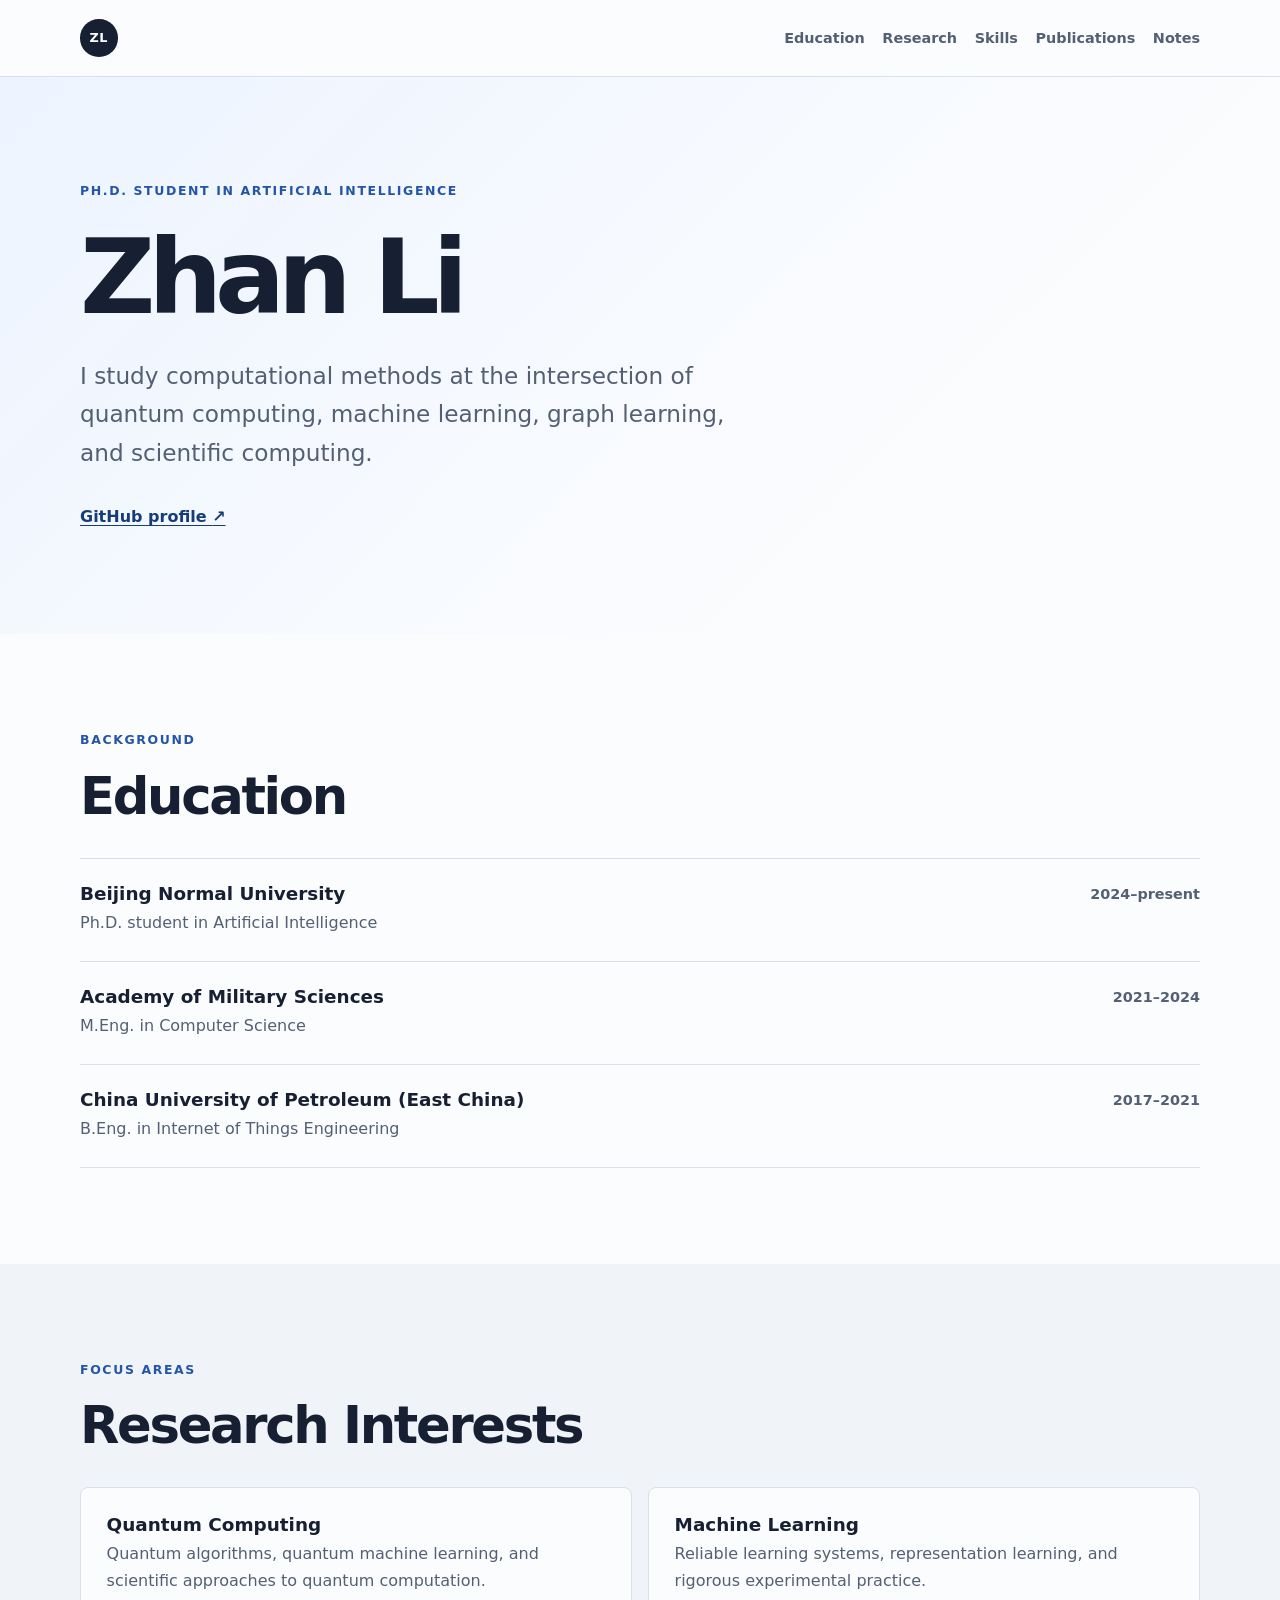
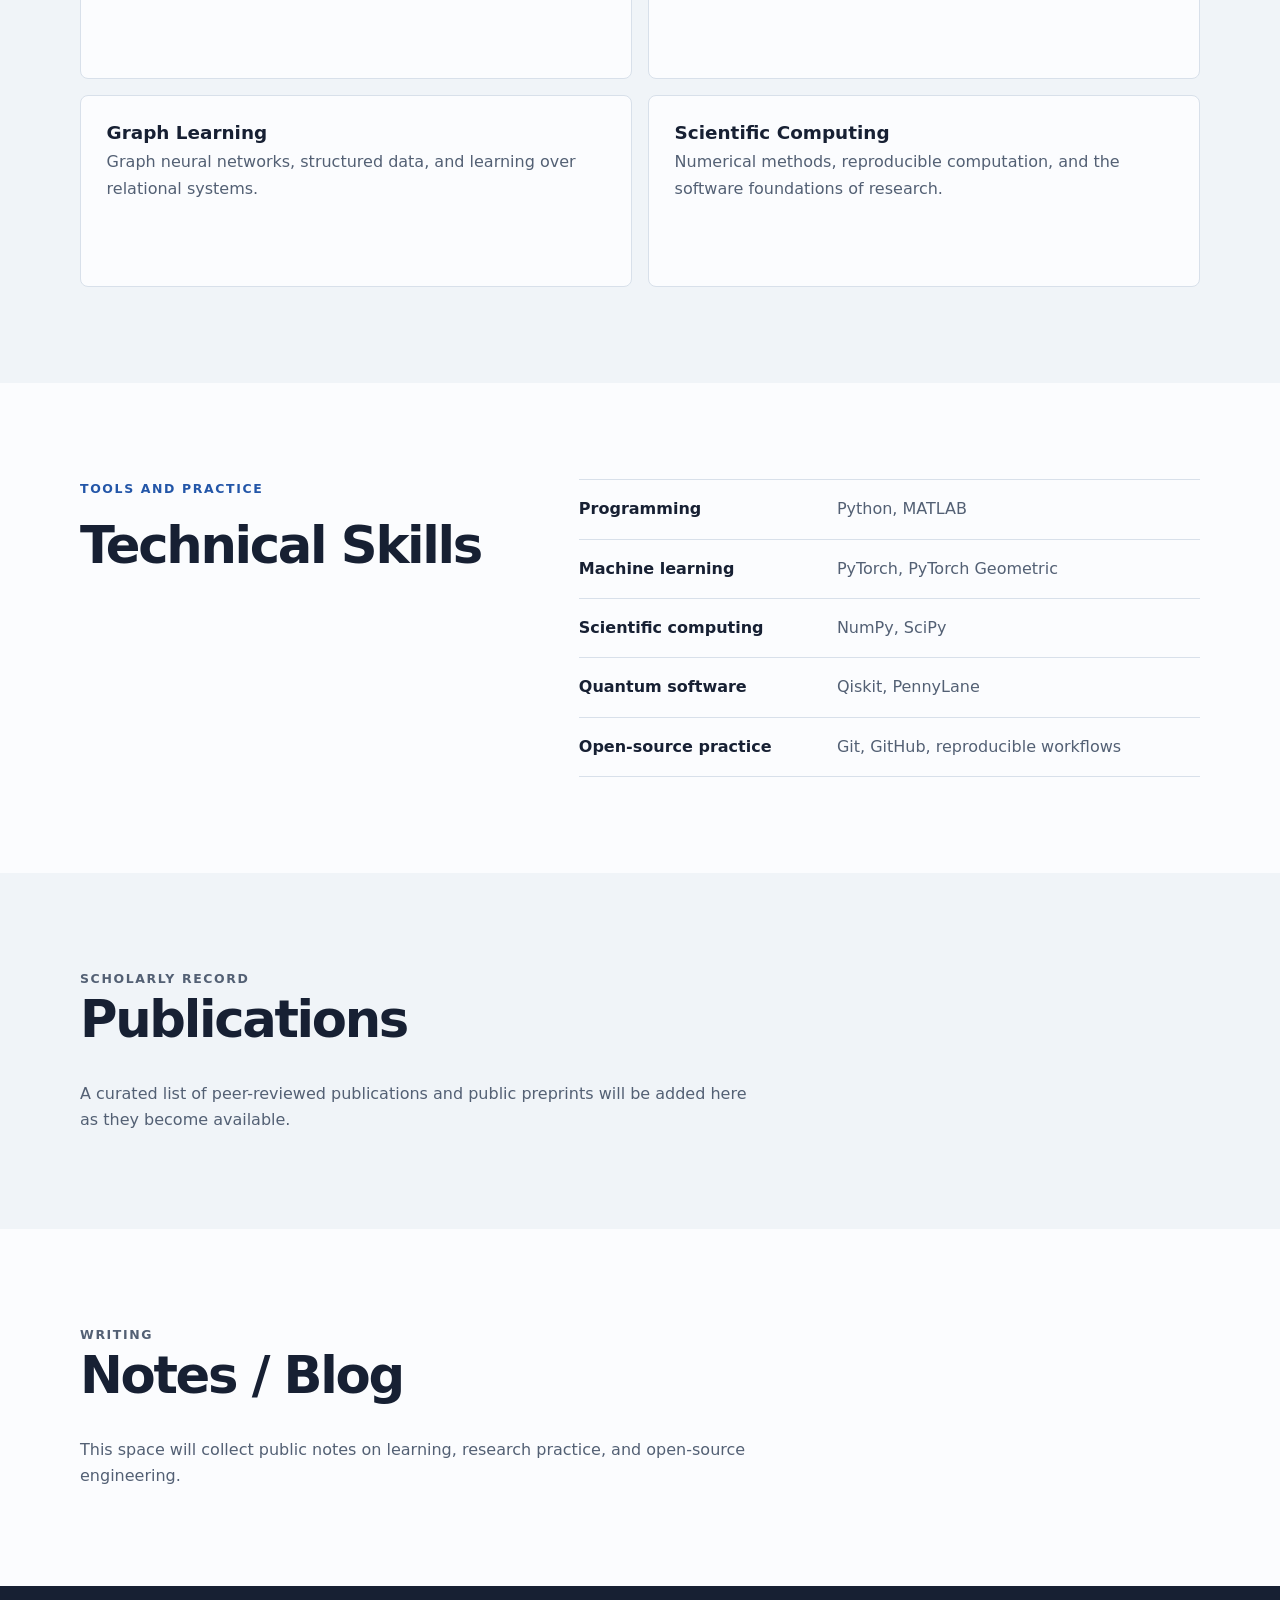
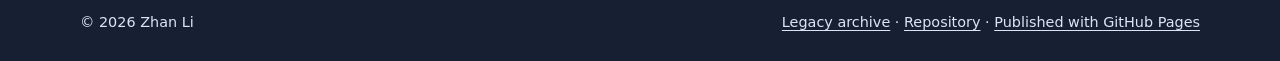
<file: index.html>
<!doctype html>
<html lang="en">
  <head>
    <meta charset="utf-8">
    <meta name="viewport" content="width=device-width, initial-scale=1">
    <meta
      name="description"
      content="Zhan Li is a Ph.D. student in Artificial Intelligence working across quantum computing, machine learning, graph learning, and scientific computing."
    >
    <title>Zhan Li | AI and Quantum Computing Researcher</title>
    <link rel="stylesheet" href="assets/css/site.css">
  </head>
  <body>
    <a class="skip-link" href="#main-content">Skip to content</a>
    <header class="site-header">
      <div class="site-shell header-content">
        <a class="brand" href="#top" aria-label="Zhan Li home">ZL</a>
        <nav aria-label="Primary navigation">
          <ul class="site-navigation">
            <li><a href="#education">Education</a></li>
            <li><a href="#research">Research</a></li>
            <li><a href="#skills">Skills</a></li>
            <li><a href="#publications">Publications</a></li>
            <li><a href="#notes">Notes</a></li>
          </ul>
        </nav>
      </div>
    </header>

    <main id="main-content">
      <section id="top" class="hero" aria-labelledby="page-title">
        <div class="site-shell hero-content">
          <p class="eyebrow">Ph.D. Student in Artificial Intelligence</p>
          <h1 id="page-title">Zhan Li</h1>
          <p class="hero-summary">
            I study computational methods at the intersection of quantum
            computing, machine learning, graph learning, and scientific
            computing.
          </p>
          <a class="text-link" href="https://github.com/lizhan-lz">GitHub profile <span aria-hidden="true">↗</span></a>
        </div>
      </section>

      <section id="education" class="section" aria-labelledby="education-title">
        <div class="site-shell">
          <p class="section-label">Background</p>
          <h2 id="education-title">Education</h2>
          <ol class="timeline">
            <li>
              <div>
                <h3>Beijing Normal University</h3>
                <p>Ph.D. student in Artificial Intelligence</p>
              </div>
              <p class="timeline-meta">2024–present</p>
            </li>
            <li>
              <div>
                <h3>Academy of Military Sciences</h3>
                <p>M.Eng. in Computer Science</p>
              </div>
              <p class="timeline-meta">2021–2024</p>
            </li>
            <li>
              <div>
                <h3>China University of Petroleum (East China)</h3>
                <p>B.Eng. in Internet of Things Engineering</p>
              </div>
              <p class="timeline-meta">2017–2021</p>
            </li>
          </ol>
        </div>
      </section>

      <section id="research" class="section section-alt" aria-labelledby="research-title">
        <div class="site-shell">
          <p class="section-label">Focus areas</p>
          <h2 id="research-title">Research Interests</h2>
          <div class="card-grid">
            <article class="card">
              <h3>Quantum Computing</h3>
              <p>Quantum algorithms, quantum machine learning, and scientific approaches to quantum computation.</p>
            </article>
            <article class="card">
              <h3>Machine Learning</h3>
              <p>Reliable learning systems, representation learning, and rigorous experimental practice.</p>
            </article>
            <article class="card">
              <h3>Graph Learning</h3>
              <p>Graph neural networks, structured data, and learning over relational systems.</p>
            </article>
            <article class="card">
              <h3>Scientific Computing</h3>
              <p>Numerical methods, reproducible computation, and the software foundations of research.</p>
            </article>
          </div>
        </div>
      </section>

      <section id="skills" class="section" aria-labelledby="skills-title">
        <div class="site-shell split-layout">
          <div>
            <p class="section-label">Tools and practice</p>
            <h2 id="skills-title">Technical Skills</h2>
          </div>
          <ul class="skill-list">
            <li><strong>Programming</strong><span>Python, MATLAB</span></li>
            <li><strong>Machine learning</strong><span>PyTorch, PyTorch Geometric</span></li>
            <li><strong>Scientific computing</strong><span>NumPy, SciPy</span></li>
            <li><strong>Quantum software</strong><span>Qiskit, PennyLane</span></li>
            <li><strong>Open-source practice</strong><span>Git, GitHub, reproducible workflows</span></li>
          </ul>
        </div>
      </section>

      <section id="publications" class="section section-alt" aria-labelledby="publications-title">
        <div class="site-shell compact-copy">
          <p class="section-label">Scholarly record</p>
          <h2 id="publications-title">Publications</h2>
          <p>
            A curated list of peer-reviewed publications and public preprints
            will be added here as they become available.
          </p>
        </div>
      </section>

      <section id="notes" class="section" aria-labelledby="notes-title">
        <div class="site-shell compact-copy">
          <p class="section-label">Writing</p>
          <h2 id="notes-title">Notes / Blog</h2>
          <p>
            This space will collect public notes on learning, research
            practice, and open-source engineering.
          </p>
        </div>
      </section>
    </main>

    <footer class="site-footer">
      <div class="site-shell footer-content">
        <p>© 2026 Zhan Li</p>
        <p>
          <a href="archive/">Legacy archive</a>
          · <a href="https://github.com/lizhan-lz/lizhan-lz.github.io">Repository</a>
          · <a href="https://pages.github.com/">Published with GitHub Pages</a>
        </p>
      </div>
    </footer>
  </body>
</html>
</file>
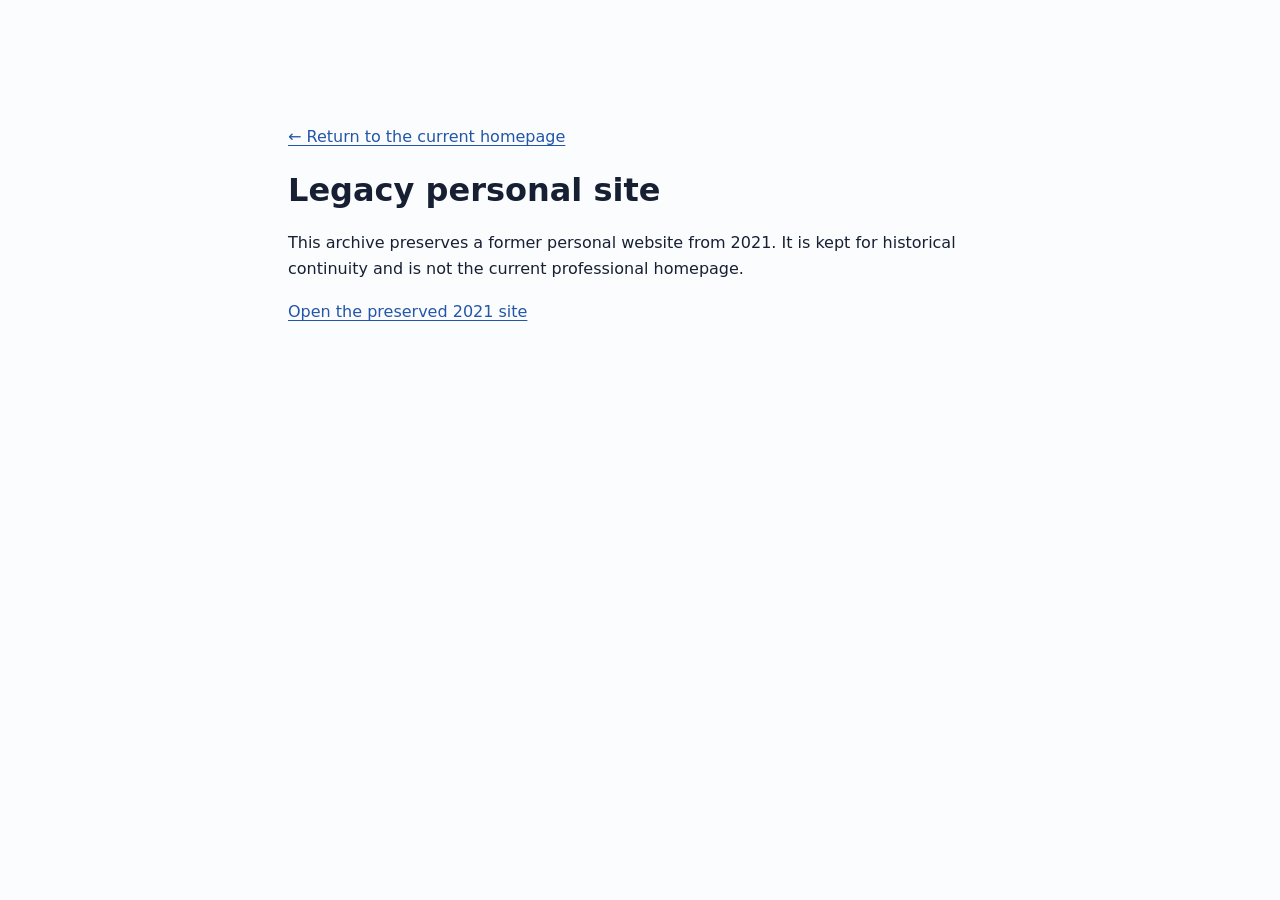
<file: archive/index.html>
<!doctype html>
<html lang="en">
  <head>
    <meta charset="utf-8">
    <meta name="viewport" content="width=device-width, initial-scale=1">
    <meta name="description" content="Historical archive for Zhan Li's former personal website.">
    <title>Archive | Zhan Li</title>
    <style>
      :root { color: #172033; background: #fbfcfe; font-family: Inter, ui-sans-serif, system-ui, sans-serif; line-height: 1.65; }
      body { width: min(calc(100% - 3rem), 44rem); margin: 0 auto; padding: 12vh 0; }
      h1 { line-height: 1.15; }
      a { color: #2356a8; text-underline-offset: 0.2em; }
      a:focus-visible { outline: 3px solid #f5bd2e; outline-offset: 0.2rem; }
    </style>
  </head>
  <body>
    <main>
      <p><a href="../">← Return to the current homepage</a></p>
      <h1>Legacy personal site</h1>
      <p>
        This archive preserves a former personal website from 2021. It is kept
        for historical continuity and is not the current professional homepage.
      </p>
      <p><a href="legacy-2021/">Open the preserved 2021 site</a></p>
    </main>
  </body>
</html>
</file>
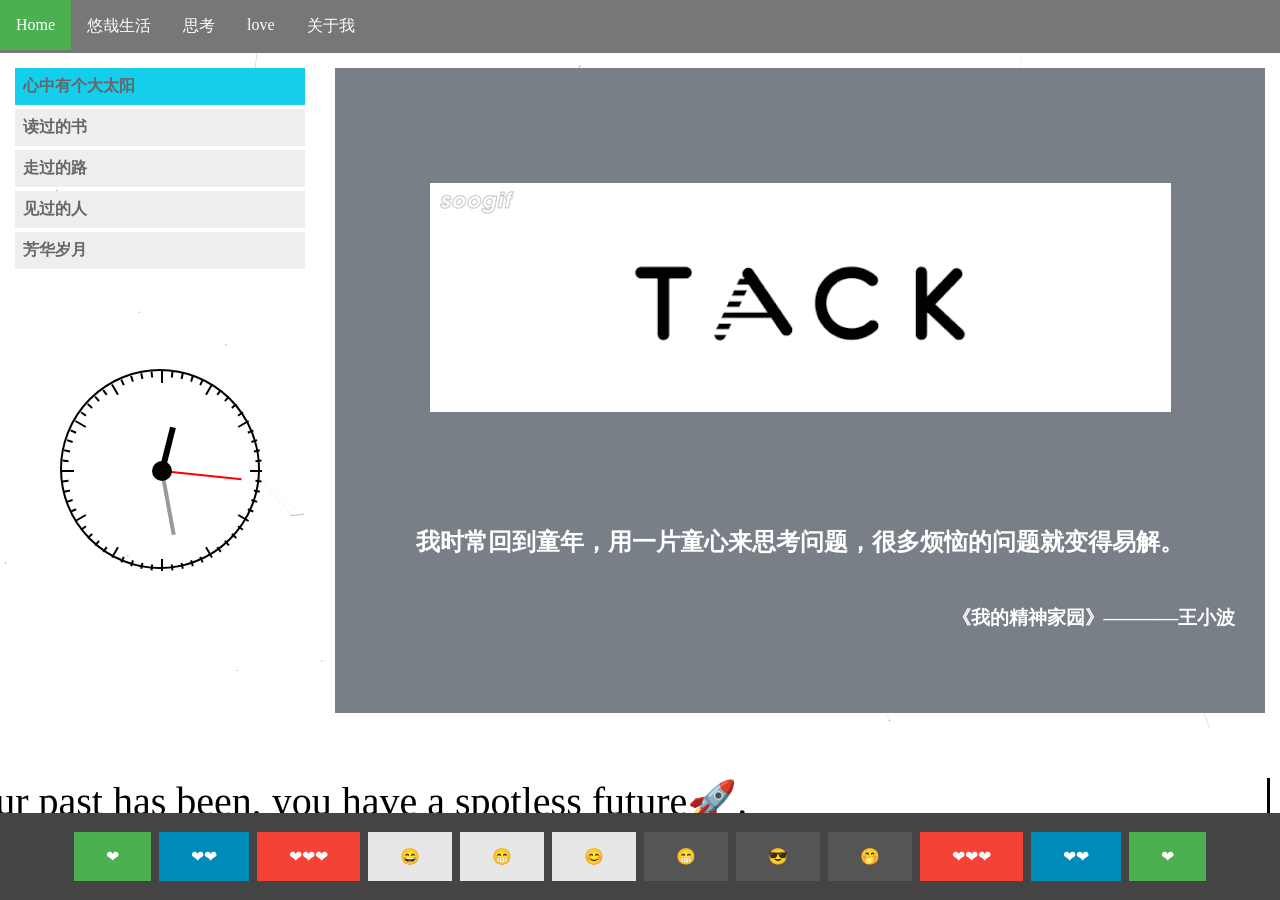
<file: archive/legacy-2021/index.html>
<!DOCTYPE html>
<html>
<head>
<meta charset="utf-8"> 
<title> (。・∀・)ノ~&nbsp;&nbsp;&nbsp;&nbsp;李占</title>
 <style>  @keyframes typing {
    from { width: 0}
}
@keyframes blink-caret {
    50% { border-color: transparent; }
}
 
.typeing {
    font: 200% monospace;
    font-size: 40px;
    font-family: "楷体";
    border-right: .08em solid;
    width: 100ch;
    white-space: nowrap;
    overflow: hidden;
    animation: typing 4s steps(40, end),
               blink-caret .5s step-end infinite alternate; //这里的alternate是为了让光标闪烁的正常一点
}</style>
    <style id="css">
        #wrap{width:200px; height:200px; border:2px solid #000; margin:100px auto;border-radius:50%; position:relative;}
        #wrap ul{margin:0; padding:0; height:200px; position:relative; list-style:none;}
        #wrap ul li{width:2px;  height:6px; background:#000; position:absolute; left:99px; top: 0;-webkit-transform-origin:center 100px;}
        /*#wrap ul li:nth-of-type(1){-webkit-transform: rotate(0);}
        #wrap ul li:nth-of-type(2){-webkit-transform: rotate(6deg);}
        #wrap ul li:nth-of-type(3){-webkit-transform: rotate(12deg);}
        #wrap ul li:nth-of-type(4){-webkit-transform: rotate(18deg);}
        #wrap ul li:nth-of-type(5){-webkit-transform: rotate(24deg);}
        #wrap ul li:nth-of-type(6){-webkit-transform: rotate(30deg);}
        #wrap ul li:nth-of-type(7){-webkit-transform: rotate(36deg);}
        #wrap ul li:nth-of-type(8){-webkit-transform: rotate(42deg);}*/
        #wrap ul li:nth-of-type(5n+1){ height:12px;}
        #hour{width:6px;  height:45px; background:#000; position:absolute; left:97px; top:55px;-webkit-transform-origin:bottom ;}
        #min{width:4px;  height:65px; background:#999; position:absolute; left:98px; top:35px;-webkit-transform-origin:bottom ;}
        #sec{width:2px;  height:80px; background:red; position:absolute; left:99px; top:20px;-webkit-transform-origin:bottom ;}
        .icon{width:20px; height:20px; background:#000; border-radius:50%; position:absolute; left:90px; top: 90px;}
 
    </style>
<style>
* {
    box-sizing: border-box;
}
body {
    margin: 0;
}
    .clear{
        clear:both;
    }
.button {
    background-color: #4CAF50; /* Green */
    border: none;
    color: white;
    padding: 15px 32px;
    text-align: center;
    text-decoration: none;
    display: inline-block;
    font-size: 16px;
    margin: 4px 2px;
    cursor: pointer;
    
}

.button2 {background-color: #008CBA;} /* Blue */
.button3 {background-color: #f44336;} /* Red */ 
.button4 {background-color: #e7e7e7; color: black;} /* Gray */ 
.button5 {background-color: #555555;} /* Black */
.header {
    background-color:#787F87;
    color:white;
    height:100%;
    text-align: center;
    padding: 25px;
    margin: auto;
    width:100%;

}
.headtop{
    float: none;
    width:110px;
    height:20px;
  
    background-color: aliceblue;}
.headerleft{
    float: left;
    width:300px;
    height: auto;
    display:block;
    background-color:gray; 
    }
    .headermiddle{
        float: left;
        width:500px;
        height:auto;
        background-color:gray;
        
    }
.headerright{
    float: left;
    width:300px;
    background-color: gray;
    }
.footer {
    background-color: #444;
    color: white;
    padding: 15px;
    width:100%;
    position:fixed;
    bottom: 0;
}
.centre{
        text-align: center;
        background-color:white;
        padding: 10px;height: 100px;
    float: right;
    }
.topmenu {
    list-style-type: none;
    margin: 0;
    padding: 0;
    overflow: hidden;
    background-color: #777;
}
.topmenu li {
    float: left;
}
.topmenu li a {
    display: inline-block;
    color: white;
    text-align: center;
    padding: 16px;
    text-decoration: none;
}
.topmenu li a:hover {
    background-color: #222;
}
.topmenu li a.active {
    color: white;
    background-color: #4CAF50;
}
.column {
    float: left;
    height:675px;
    padding: 15px;
}
.clearfix::after {
    content: "";
    clear: both;
    display: table;
}
.sidemenu {
    width: 25%;
}
.content {
    width: 75%;
}
.side{
        width:100%;
        height:250px; 
    }
.sidemenu ul {
    list-style-type: none;
    margin: 0;
    padding: 0;
    height: auto;
}
.sidemenu li a {
    margin-bottom: 4px;
    display: block;
    padding: 8px;
    background-color: #eee;
    text-decoration: none;
    color: #666;
}
.sidemenu li a:hover {
    background-color: #555;
    color: white;
}
.sidemenu li a.active {
    background-color: #008CBA;
    color: white;
}
</style>
</head>
<body>
    <script type="text/javascript" src="me.js" ></script>
<ul class="topmenu">
  <li><a href="#home" class="active">Home</a></li>
  <li><a href="book.html">悠哉生活</a></li>
  <li><a href="think.html">思考</a></li>
    <li><a href="love.html">love</a></li>
  <li><a href="me.html">关于我</a></li>
</ul>


<div class="clearfix">
  <div class="column sidemenu">
    <ul>
      <li><a href="solar.html" style="background:#14CEEB ">      <strong>心中有个大太阳</strong></a></li>
      <li><a href="ds.html"><b>读过的书</b></a></li>
      <li><a href="os.html"><b>走过的路</b></a></li>
      <li><a href="internet.html"><b>见过的人</b></a></li>
      <li><a href="computer.html"><b>芳华岁月</b></a></li>
    </ul>   
    <div class="side">    <div id="wrap">
    <ul id="list">
        <!--<li>1</li>
        <li>2</li>
        <li>3</li>
        <li>4</li>
        <li></li>
        <li></li>
        <li></li>
        <li></li>-->
    </ul>
        <div id="hour"></div>
        <div id="min"></div>
        <div id="sec"></div>
        <div class="icon"></div>
    </div>
       <script>
        var oList=document.getElementById("list");//获取到刻度
        var oCss=document.getElementById("css");
        var oHour=document.getElementById("hour");//获取时针
        var oMin=document.getElementById("min");//获取分针
        var oSec=document.getElementById("sec");//获取秒针
        var oLi="";
        var sCss="";
        for (var i=0;i<60;i++) { //一个表盘总共是60个刻度
            sCss+="#wrap ul li:nth-of-type("+(i+1)+"){-webkit-transform: rotate("+i*6+"deg);}";
            oLi+="<li></li>";
        };
        oList.innerHTML=oLi;
        oCss.innerHTML+=sCss;//表盘刻度渲染完成
        toTime();
        setInterval(toTime,1000);
        function toTime(){
            var oDate=new Date();//获取当前时间
            var iSec=oDate.getSeconds();//获取当前秒
            var iMin=oDate.getMinutes()+iSec/60;//获取当前分
            var iHour=oDate.getHours()+iMin/60;//获取当前时
            oSec.style.WebkitTransform="rotate("+iSec*6+"deg)";//秒针转动角度1秒6度 (表盘一圈360度一圈60秒所以一秒6度)
            oMin.style.WebkitTransform="rotate("+iMin*6+"deg)";//分钟转动角度1分6度 (表盘一圈360度一圈60分所以一分6度)
            oHour.style.WebkitTransform="rotate("+iHour*30+"deg)";//时针转动角度一小时30度(表盘一圈360度一圈12小时所以一小时30度)
        };
</script>
</div>
  </div>

  <div class="column content">
      <div class="header"> 
          <br><br>
        <div class="headerleft"></div>
        <div class="headermiddle"></div>
        <div class="headerright"></div>
          <div class="clear"></div>
          <br><br><br>
           <img src="photo/4.gif">
          <br><br><br><br><br><br>
          <h2 style="font-family:Cambria, 'Hoefler Text', 'Liberation Serif', Times, 'Times New Roman', 'serif'" >
             我时常回到童年，用一片童心来思考问题，很多烦恼的问题就变得易解。<br><br></h2>
        <h3 style="text-align: right">《我的精神家园》————王小波&nbsp; </h3>
  </div>
</div>  
</div>
    
    <div class="centre">  <p class="typeing" >Whatever your past has been, you have a spotless future🚀.</p></div>
<br> 
<div class="footer" style="text-align: center">  
<button class="button button1">❤</button>
<button class="button button2">❤❤</button>
<button class="button button3">❤❤❤</button>
<button class="button button4">😄</button>
<button class="button button4">😁</button>
<button class="button button4">😊</button>
<button class="button button5">😁</button>
<button class="button button5">😎</button>
<button class="button button5">🤭</button>    
<button class="button button3">❤❤❤</button>
<button class="button button2">❤❤</button>
<button class="button button1">❤</button>
</div>



</body>
</html>
</file>
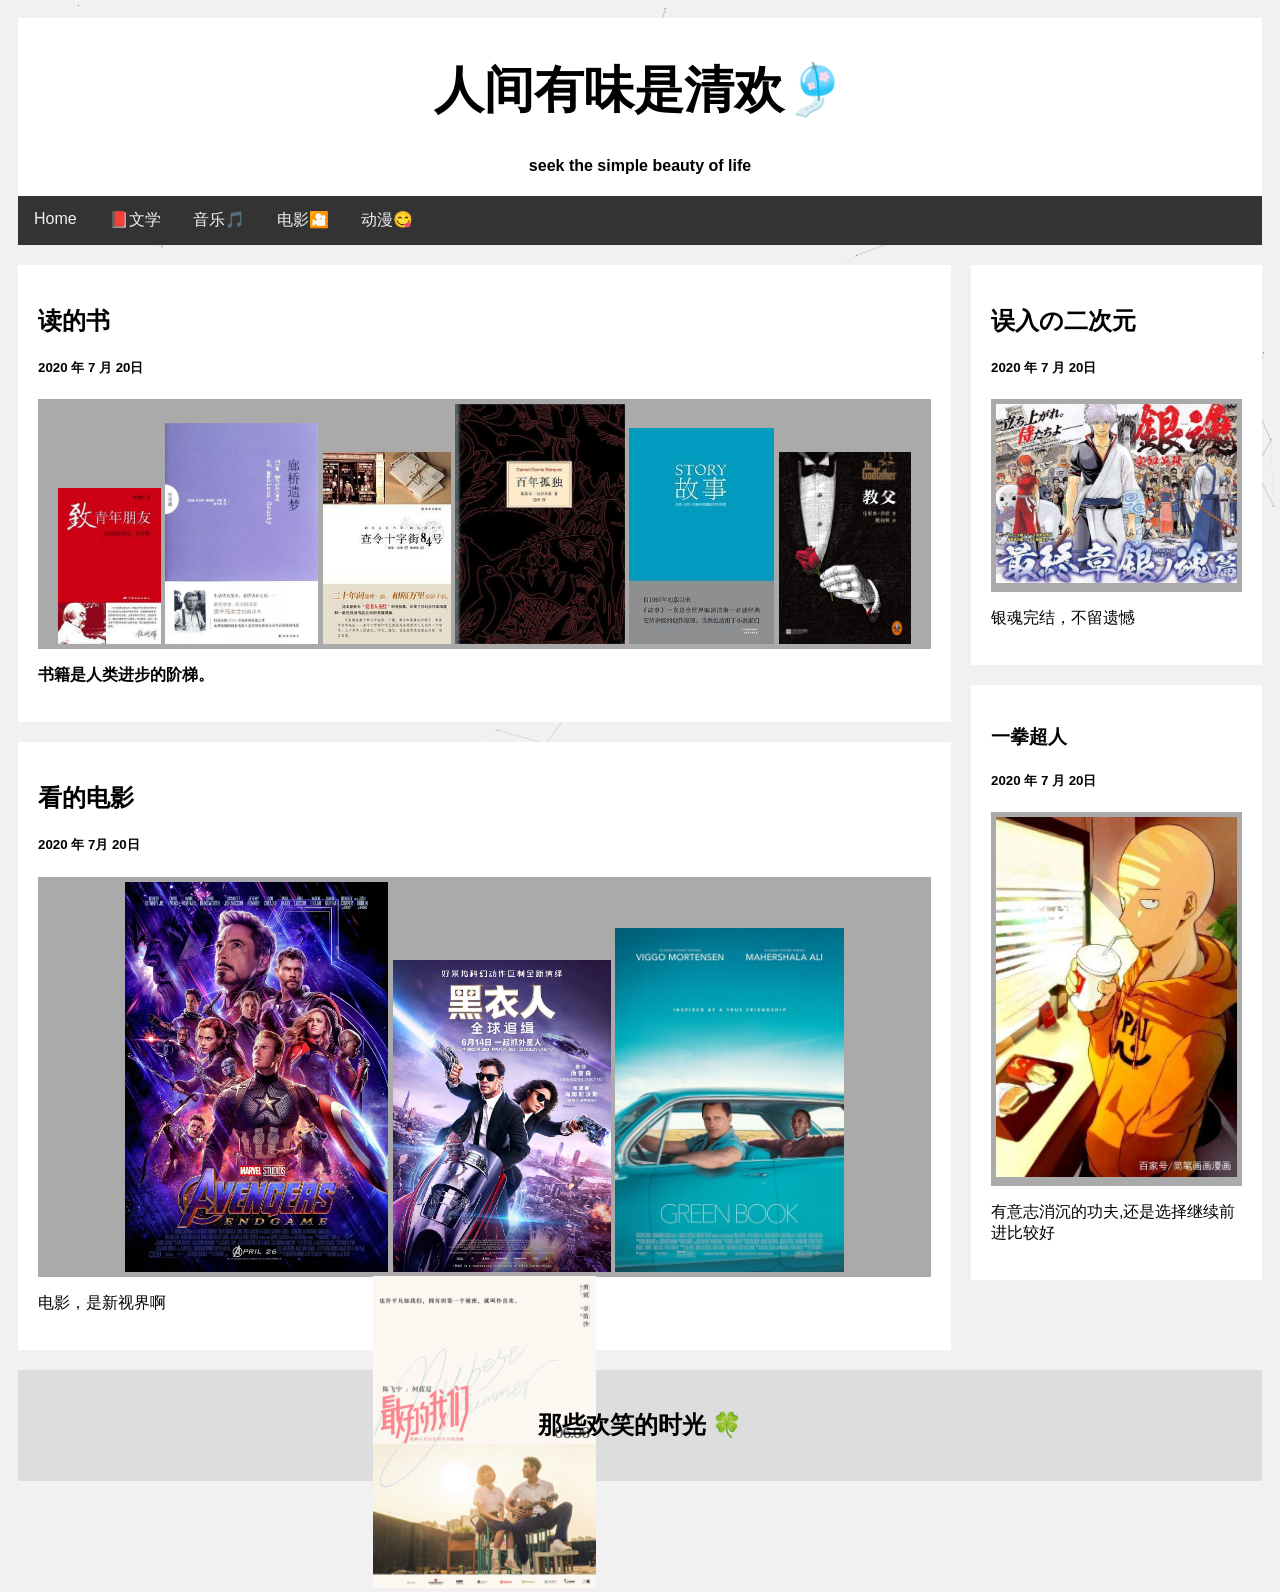
<file: book.html>
<!DOCTYPE html>
<html>
<head>
<meta charset="utf-8">
<title>人间有味是清欢👍</title>
<style>
* {
  box-sizing: border-box;
}
 
body {
  font-family: Arial;
  padding: 10px;
  background: #f1f1f1;
}
 
/* 头部标题 */
.header {
  padding: 5px;
  text-align: center;
  background: white;
}
 
.header h1 {
  font-size: 50px;
}
 
/* 导航条 */
.topnav {
  overflow: hidden;
  background-color: #333;
}
 
/* 导航条链接 */
.topnav a {
  float: left;
  display: block;
  color: #f2f2f2;
  text-align: center;
  padding: 14px 16px;
  text-decoration: none;
}
 
/* 链接颜色修改 */
.topnav a:hover {
  background-color: #ddd;
  color: black;
}
 

.leftcolumn {   
  float: left;
  width: 75%;
}
 
.rightcolumn {
  float: left;
  width: 25%;
  background-color: #f1f1f1;
  padding-left: 20px;
}
 
/* 图像部分 */
.fakeimg {
  background-color: #aaa;
    padding:5px;
  width: 100%;
 height: 250px;
}
    .fakeimg1 {
  background-color: #aaa;
    padding:5px;
  width: 100%;
 height: auto;
}
 
/* 文章卡片效果 */
.card {
  background-color: white;
  padding: 20px;
  margin-top: 20px;
}
 
/* 列后面清除浮动 */
.row:after {
  content: "";
  display: table;
  clear: both;
}
 
/* 底部 */
.footer {
  padding: 20px;
  text-align: center;
  background: #ddd;
  margin-top: 20px;
}
 
/* 响应式布局 - 屏幕尺寸小于 800px 时，两列布局改为上下布局 */
@media screen and (max-width: 800px) {
  .leftcolumn, .rightcolumn {   
    width: 100%;
    padding: 0;
  }
}
 
/* 响应式布局 -屏幕尺寸小于 400px 时，导航等布局改为上下布局 */
@media screen and (max-width: 400px) {
  .topnav a {
    float: none;
    width: 100%;
  }
}
    .bookborder{
        border:2px auto;
    }
</style>
</head>
<body>
    <script type="text/javascript" src="me.js" ></script>
<div class="header">
  <h1>人间有味是清欢🎐</h1>
  <p><strong>seek the simple beauty of life</strong></p>
</div>

<div class="topnav">
  <a href="index.html" class="active">Home</a>
  <a href="#">📕文学</a>
  <a href="#">音乐🎵</a>
  <a href="#">电影🎦</a>
  <a href="#">动漫😋</a>
</div>

<div class="row">
  <div class="leftcolumn">
    <div class="card">
      <h2>读的书</h2>
      <h5>2020 年 7 月 20日</h5>
      <div class="fakeimg" style="text-align: center"><img src="photo/s3349943.jpg" height="65%">
        <img src="photo/4ec2d5628535e5dd720b780e7dc6a7efce1b6238.jpg" height="92%">
        <img src="photo/s1326174.jpg" height="80%">
        <img src="photo/s6384944.jpg"  height="100%">
        <img src="photo/s27598249.jpg" height="90%">
          <img src="photo/s27227804.jpg"height="80%">
        </div>
      <p><strong>书籍是人类进步的阶梯。</strong></p>
    
    </div>
    <div class="card">
      <h2>看的电影</h2>
      <h5>2020 年 7月 20日</h5>
      <div class="fakeimg" style="height:400px;text-align: center">
            <img src="photo/091239.28821393_1000X1000.jpg" height="100%">
            <img src="photo/113845.39930557_1000X1000.jpg" height="80%">
          <img src="photo/170933.80329367_1000X1000.jpg"height="88%">
          <img src="photo/144459.67092113_1000X1000.jpg" height="80%">
      </div>
      <p>电影，是新视界啊</p>
    </div>
  </div>
  <div class="rightcolumn">
    <div class="card">
      <h2>误入の二次元</h2>
         <h5>2020 年 7 月 20日</h5>
        <div class="fakeimg1"><img src="photo/9213b07eca806538da1a0e4b784ca541ac348209.jpeg" width="100%"height="100%"></div>
      <p>银魂完结，不留遗憾</p>
    </div>
    <div class="card">
      <h3>一拳超人</h3>
        <h5>2020 年 7 月 20日</h5>
      <div class="fakeimg1"><img src="photo/u=1776537392,2847643283&fm=173&app=49&f=JPEG.jpg"width="100%"></div>
        <p>有意志消沉的功夫,还是选择继续前进比较好</p>
    </div>
  
  </div>
</div>

<div class="footer">
  <h2>那些欢笑的时光 🍀</h2>
</div>

</body>
</html>
</file>
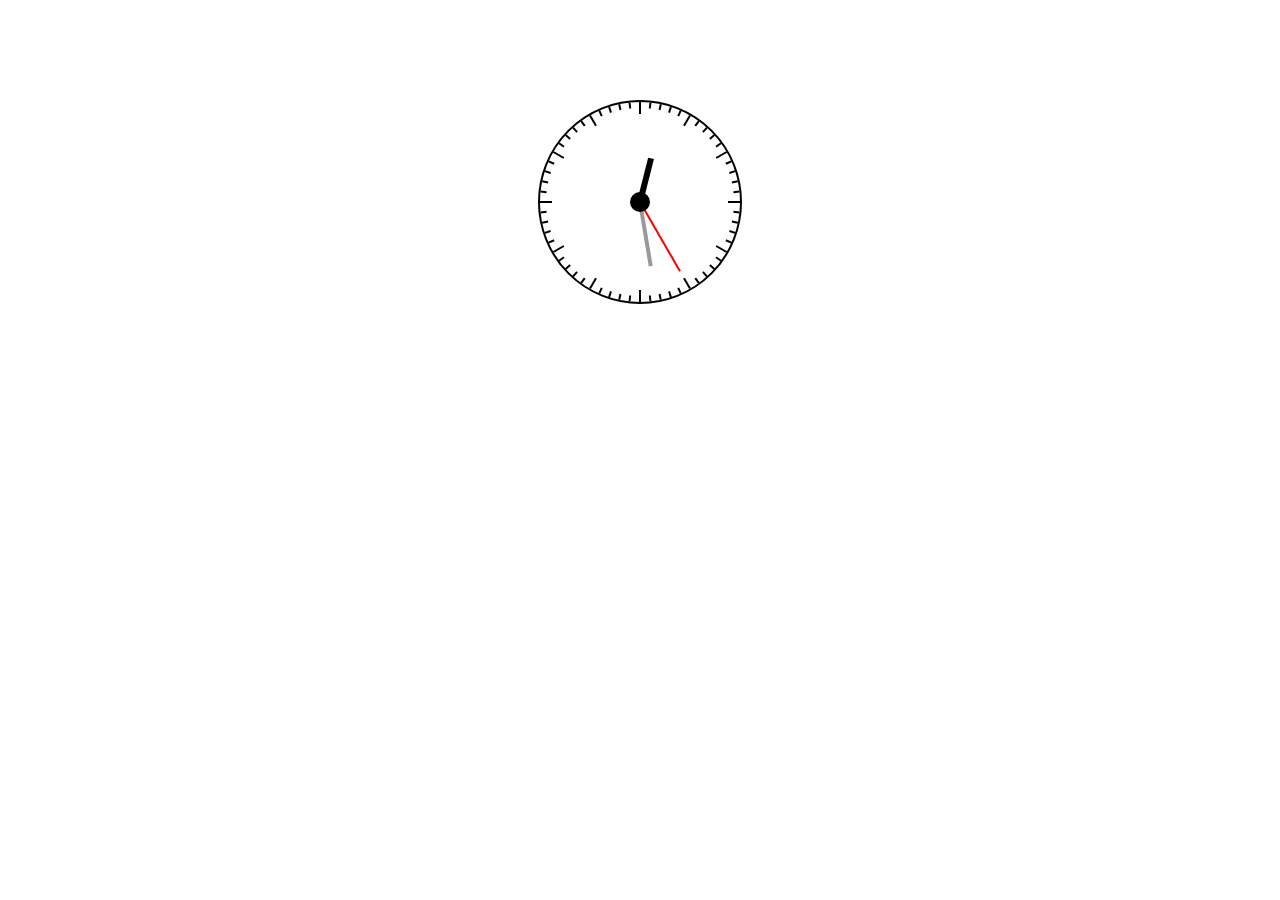
<file: clock.html>
<!DOCTYPE html>
<html lang="en">
<head>
    <meta charset="UTF-8"/>
    <title>钟表</title>
<style id="css">
        #wrap{width:200px; height:200px; border:2px solid #000; margin:100px auto;border-radius:50%; position:relative;}
        #wrap ul{margin:0; padding:0; height:200px; position:relative; list-style:none;}
        #wrap ul li{width:2px;  height:6px; background:#000; position:absolute; left:99px; top: 0;-webkit-transform-origin:center 100px;}
        #wrap ul li:nth-of-type(5n+1){ height:12px;}
        #hour{width:6px;  height:45px; background:#000; position:absolute; left:97px; top:55px;-webkit-transform-origin:bottom ;}
        #min{width:4px;  height:65px; background:#999; position:absolute; left:98px; top:35px;-webkit-transform-origin:bottom ;}
        #sec{width:2px;  height:80px; background:red; position:absolute; left:99px; top:20px;-webkit-transform-origin:bottom ;}
        .icon{width:20px; height:20px; background:#000; border-radius:50%; position:absolute; left:90px; top: 90px;}
 
    </style>
</head>
 
<body>
    <div id="wrap">
    <ul id="list">
        <li></li>
    
        
        <li></li>
    </ul>
        <div id="hour"></div>
        <div id="min"></div>
        <div id="sec"></div>
        <div class="icon"></div>
    </div>
    <script>
        var oList=document.getElementById("list");//获取到刻度
        var oCss=document.getElementById("css");
        var oHour=document.getElementById("hour");//获取时针
        var oMin=document.getElementById("min");//获取分针
        var oSec=document.getElementById("sec");//获取秒针
        var oLi="";
        var sCss="";
        for (var i=0;i<60;i++) { //一个表盘总共是60个刻度
            sCss+="#wrap ul li:nth-of-type("+(i+1)+"){-webkit-transform: rotate("+i*6+"deg);}";
            oLi+="<li></li>";
        };
        oList.innerHTML=oLi;
        oCss.innerHTML+=sCss;//表盘刻度渲染完成
        toTime();
        setInterval(toTime,1000);
        function toTime(){
            var oDate=new Date();//获取当前时间
            var iSec=oDate.getSeconds();//获取当前秒
            var iMin=oDate.getMinutes()+iSec/60;//获取当前分
            var iHour=oDate.getHours()+iMin/60;//获取当前时
            oSec.style.WebkitTransform="rotate("+iSec*6+"deg)";//秒针转动角度1秒6度 (表盘一圈360度一圈60秒所以一秒6度)
            oMin.style.WebkitTransform="rotate("+iMin*6+"deg)";//分钟转动角度1分6度 (表盘一圈360度一圈60分所以一分6度)
            oHour.style.WebkitTransform="rotate("+iHour*30+"deg)";//时针转动角度一小时30度(表盘一圈360度一圈12小时所以一小时30度)
        };
</script>
</body>
</html>
</file>
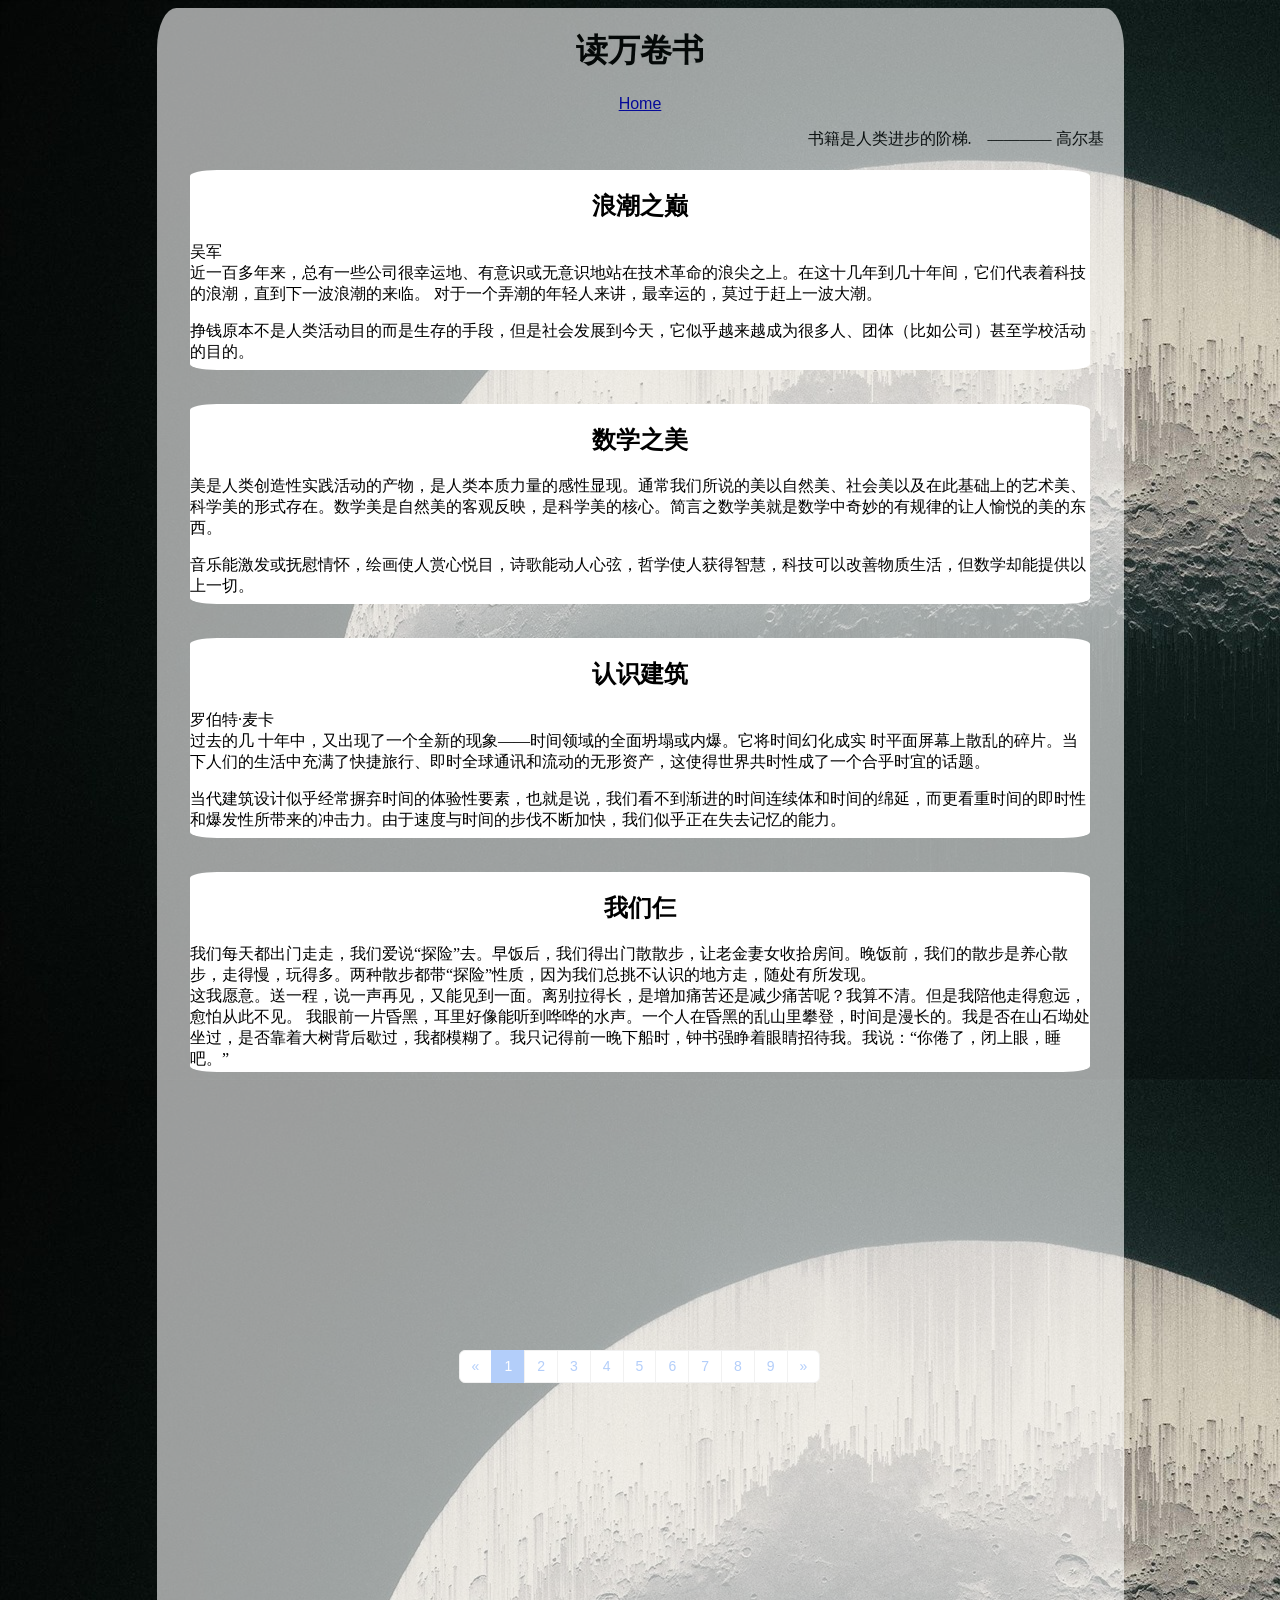
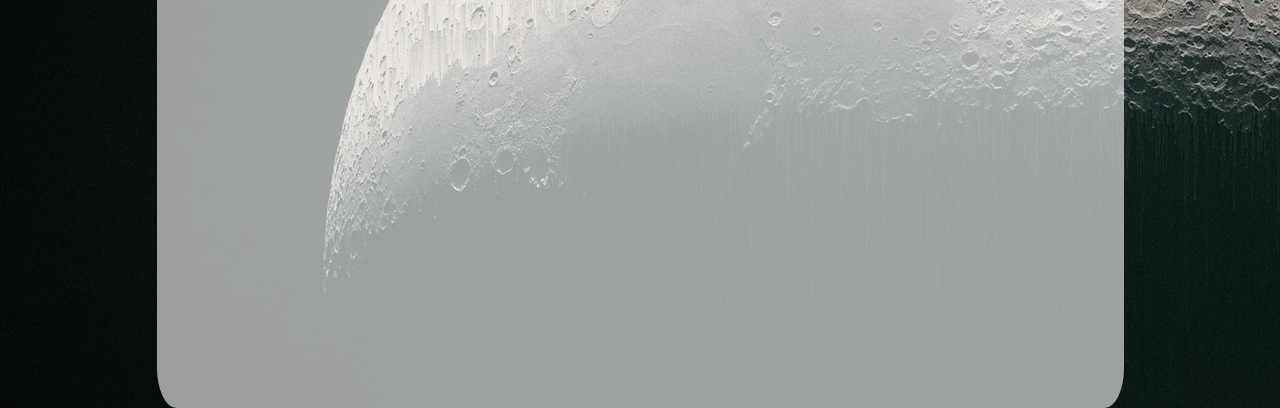
<file: ds.html>
<!doctype html>
<html>
<head>
<meta charset="utf-8">
<title>🐷&nbsp;&nbsp</title>
     <style type = "text/css"> @import "dock.css"</style>
     <style>
  .body{
      
             background-color: black;
            background-image:url("photo/89730145b4046409d1c4db699d7277c8.jpg");
         }
   .self{
         height:2000px;
         position: absolute;
         margin: auto;
         left: 0;
         right: 0;
         background-color:white;
            /* background-color:rgba(247,238,238,0.93);*/
             filter:alpha(Opacity=60);-moz-opacity:0.6;opacity: 0.6;
         width: 967px;
             border-radius: 2%;

     }
    .eaasy{
        width:900px;
        height: 200px;
        position: absolute;
         margin: auto;
         left: 0;
         right: 0;
         background-color:white;
         border-radius: 3%;
         }
         .clear{
             clear:both;
         }
    </style>
</head>

<body  class="body">
    <div class="self">
    <h1 style="text-align: center">读万卷书</h1>
    <a href="index.html" >Home</a>
    <p style="text-align: right;font-family: 楷体">书籍是人类进步的阶梯.&nbsp;&nbsp;&nbsp;&nbsp;————&nbsp;高尔基&nbsp;&nbsp;&nbsp;&nbsp;&nbsp;</p>
    <br><br><br>
</p></div><br><br><br><br><br><br><br><br><br>
     <div class="eaasy"  style="text-align: center"><h2>浪潮之巅</h2><p style="text-align: left;font-family: 楷体"> 吴军<br>
近一百多年来，总有一些公司很幸运地、有意识或无意识地站在技术革命的浪尖之上。在这十几年到几十年间，它们代表着科技的浪潮，直到下一波浪潮的来临。
对于一个弄潮的年轻人来讲，最幸运的，莫过于赶上一波大潮。
</p>
<p style="text-align: left;font-family: 楷体">挣钱原本不是人类活动目的而是生存的手段，但是社会发展到今天，它似乎越来越成为很多人、团体（比如公司）甚至学校活动的目的。</p>
</div>
    <br><br><br><br><br><br><br><br><br><br><br><br><br>
     <div class="eaasy"  style="text-align: center"><h2>数学之美</h2>
     <p style="text-align: left;font-family: 楷体">美是人类创造性实践活动的产物，是人类本质力量的感性显现。通常我们所说的美以自然美、社会美以及在此基础上的艺术美、科学美的形式存在。数学美是自然美的客观反映，是科学美的核心。简言之数学美就是数学中奇妙的有规律的让人愉悦的美的东西。
</p>
<p style="text-align: left;font-family: 楷体">音乐能激发或抚慰情怀，绘画使人赏心悦目，诗歌能动人心弦，哲学使人获得智慧，科技可以改善物质生活，但数学却能提供以上一切。
</p>
</div><br><br><br><br><br><br><br><br><br><br><br><br><br>
     <div class="eaasy"  style="text-align: center"><h2>认识建筑</h2><p style="text-align: left;font-family: 楷体">罗伯特·麦卡<br>过去的几 十年中，又出现了一个全新的现象——时间领域的全面坍塌或内爆。它将时间幻化成实 时平面屏幕上散乱的碎片。当下人们的生活中充满了快捷旅行、即时全球通讯和流动的无形资产，这使得世界共时性成了一个合乎时宜的话题。
</p><p style="text-align: left;font-family: 楷体">当代建筑设计似乎经常摒弃时间的体验性要素，也就是说，我们看不到渐进的时间连续体和时间的绵延，而更看重时间的即时性和爆发性所带来的冲击力。由于速度与时间的步伐不断加快，我们似乎正在失去记忆的能力。
</p></div><br><br><br><br><br><br><br><br><br><br><br><br><br>
     <div class="eaasy"  style="text-align: center"><h2>我们仨</h2><p style="text-align: left;font-family: 楷体">我们每天都出门走走，我们爱说“探险”去。早饭后，我们得出门散散步，让老金妻女收拾房间。晚饭前，我们的散步是养心散步，走得慢，玩得多。两种散步都带“探险”性质，因为我们总挑不认识的地方走，随处有所发现。<br>这我愿意。送一程，说一声再见，又能见到一面。离别拉得长，是增加痛苦还是减少痛苦呢？我算不清。但是我陪他走得愈远，愈怕从此不见。
我眼前一片昏黑，耳里好像能听到哗哗的水声。一个人在昏黑的乱山里攀登，时间是漫长的。我是否在山石坳处坐过，是否靠着大树背后歇过，我都模糊了。我只记得前一晚下船时，钟书强睁着眼睛招待我。我说：“你倦了，闭上眼，睡吧。”
    </p></div><br><br><br><br><br><br><br><br><br><br><br><br><br>
    <br><br><br><br><br><br><br><br><br><br><br><br><br>
<ul class="pagination modal-1">
  <li><a href="#" class="prev">&laquo</a></li>
  <li><a href="#" class="active">1</a></li>
  <li> <a href="#">2</a></li>
  <li> <a href="#">3</a></li>
  <li> <a href="#">4</a></li>
  <li> <a href="#">5</a></li>
  <li> <a href="#">6</a></li>
  <li> <a href="#">7</a></li>
  <li> <a href="#">8</a></li>
  <li> <a href="#">9</a></li>
  <li><a href="#" class="next">&raquo;</a></li>
</ul><br>
    </div>
    
</body>
</html>
</file>
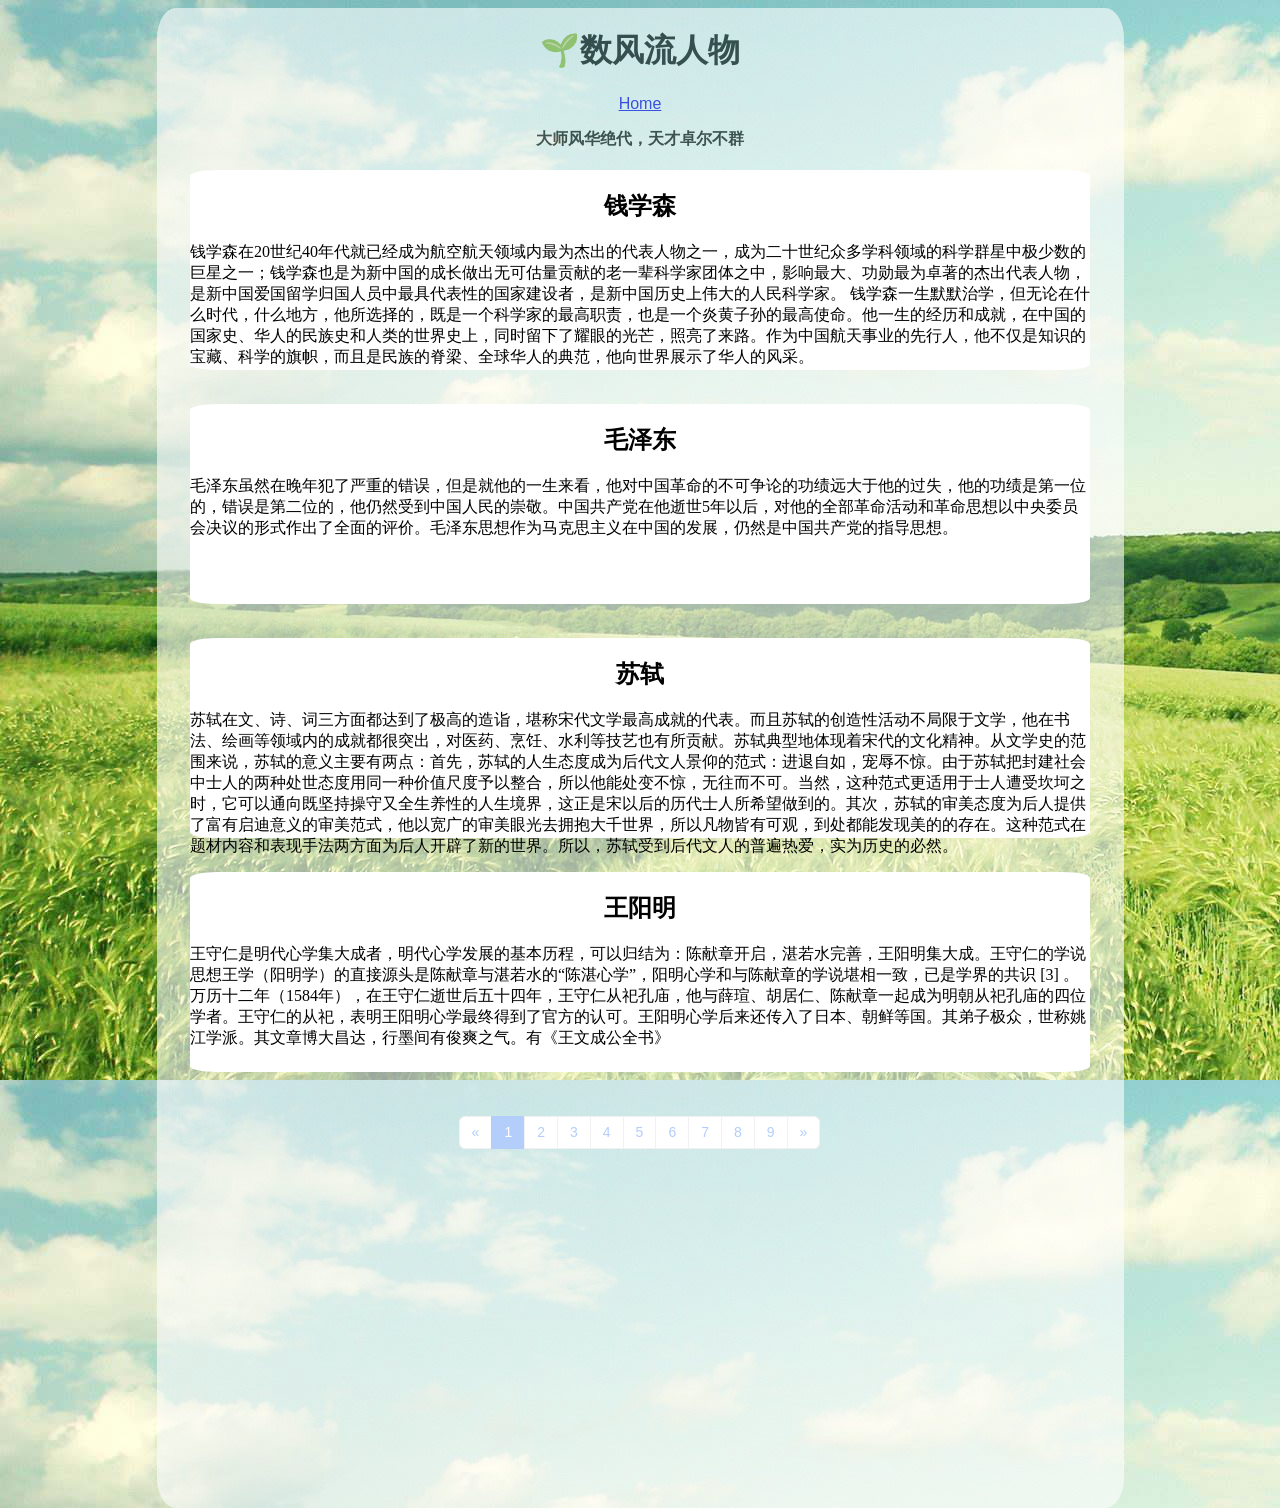
<file: internet.html>
<!doctype html>
<html>
<head>
<meta charset="utf-8">
<title>🐷&nbsp;&nbsp;计算机网络</title>
     <style type = "text/css"> @import "dock.css"</style>
     <style>
  .body{
      
             background-color: black;
            background-image:url("photo/timg (1).jpg");
         }
   .self{
         height:1500px;
         position: absolute;
         margin: auto;
         left: 0;
         right: 0;
         background-color:white;
            /* background-color:rgba(247,238,238,0.93);*/
             filter:alpha(Opacity=60);-moz-opacity:0.6;opacity: 0.6;
         width: 967px;
             border-radius: 2%;

     }
    .eaasy{
        width:900px;
        height: 200px;
        position: absolute;
         margin: auto;
         left: 0;
         right: 0;
         background-color:white;
         border-radius: 3%;
         }
         .clear{
             clear:both;
         }
    </style>
</head>

<body  class="body">
    <div class="self">
    <h1 style="text-align: center">🌱数风流人物</h1><a href="index.html" >Home</a>
    <p style="text-align: center;font-family: 楷体"><strong>大师风华绝代，天才卓尔不群</strong></p><br><br><br>
</div><br><br><br><br><br><br><br><br><br>
     <div class="eaasy"  style="text-align: center"><h2>钱学森</h2><p style="text-align: left;font-family: 楷体"> 钱学森在20世纪40年代就已经成为航空航天领域内最为杰出的代表人物之一，成为二十世纪众多学科领域的科学群星中极少数的巨星之一；钱学森也是为新中国的成长做出无可估量贡献的老一辈科学家团体之中，影响最大、功勋最为卓著的杰出代表人物，是新中国爱国留学归国人员中最具代表性的国家建设者，是新中国历史上伟大的人民科学家。 
钱学森一生默默治学，但无论在什么时代，什么地方，他所选择的，既是一个科学家的最高职责，也是一个炎黄子孙的最高使命。他一生的经历和成就，在中国的国家史、华人的民族史和人类的世界史上，同时留下了耀眼的光芒，照亮了来路。作为中国航天事业的先行人，他不仅是知识的宝藏、科学的旗帜，而且是民族的脊梁、全球华人的典范，他向世界展示了华人的风采。

</p></div>
    <br><br><br><br><br><br><br><br><br><br><br><br><br>
     <div class="eaasy"  style="text-align: center"><h2>毛泽东</h2><p style="text-align: left;font-family: 楷体">毛泽东虽然在晚年犯了严重的错误，但是就他的一生来看，他对中国革命的不可争论的功绩远大于他的过失，他的功绩是第一位的，错误是第二位的，他仍然受到中国人民的崇敬。中国共产党在他逝世5年以后，对他的全部革命活动和革命思想以中央委员会决议的形式作出了全面的评价。毛泽东思想作为马克思主义在中国的发展，仍然是中国共产党的指导思想。

</p></div><br><br><br><br><br><br><br><br><br><br><br><br><br>
     <div class="eaasy"  style="text-align: center"><h2>苏轼</h2><p style="text-align: left;font-family: 楷体">
     苏轼在文、诗、词三方面都达到了极高的造诣，堪称宋代文学最高成就的代表。而且苏轼的创造性活动不局限于文学，他在书法、绘画等领域内的成就都很突出，对医药、烹饪、水利等技艺也有所贡献。苏轼典型地体现着宋代的文化精神。从文学史的范围来说，苏轼的意义主要有两点：首先，苏轼的人生态度成为后代文人景仰的范式：进退自如，宠辱不惊。由于苏轼把封建社会中士人的两种处世态度用同一种价值尺度予以整合，所以他能处变不惊，无往而不可。当然，这种范式更适用于士人遭受坎坷之时，它可以通向既坚持操守又全生养性的人生境界，这正是宋以后的历代士人所希望做到的。其次，苏轼的审美态度为后人提供了富有启迪意义的审美范式，他以宽广的审美眼光去拥抱大千世界，所以凡物皆有可观，到处都能发现美的的存在。这种范式在题材内容和表现手法两方面为后人开辟了新的世界。所以，苏轼受到后代文人的普遍热爱，实为历史的必然。
</p></div><br><br><br><br><br><br><br><br><br><br><br><br><br>
    <div class="eaasy"  style="text-align: center"><h2>王阳明</h2><p style="text-align: left;font-family: 楷体">王守仁是明代心学集大成者，明代心学发展的基本历程，可以归结为：陈献章开启，湛若水完善，王阳明集大成。王守仁的学说思想王学（阳明学）的直接源头是陈献章与湛若水的“陈湛心学”，阳明心学和与陈献章的学说堪相一致，已是学界的共识 [3]  。万历十二年（1584年），在王守仁逝世后五十四年，王守仁从祀孔庙，他与薛瑄、胡居仁、陈献章一起成为明朝从祀孔庙的四位学者。王守仁的从祀，表明王阳明心学最终得到了官方的认可。王阳明心学后来还传入了日本、朝鲜等国。其弟子极众，世称姚江学派。其文章博大昌达，行墨间有俊爽之气。有《王文成公全书》
</p></div><br><br><br><br><br><br><br><br><br><br><br><br><br> 
   
<ul class="pagination modal-1">
  <li><a href="#" class="prev">&laquo</a></li>
  <li><a href="#" class="active">1</a></li>
  <li> <a href="#">2</a></li>
  <li> <a href="#">3</a></li>
  <li> <a href="#">4</a></li>
  <li> <a href="#">5</a></li>
  <li> <a href="#">6</a></li>
  <li> <a href="#">7</a></li>
  <li> <a href="#">8</a></li>
  <li> <a href="#">9</a></li>
  <li><a href="#" class="next">&raquo;</a></li>
</ul><br>
    </div>
    
</body>
</html>
</file>
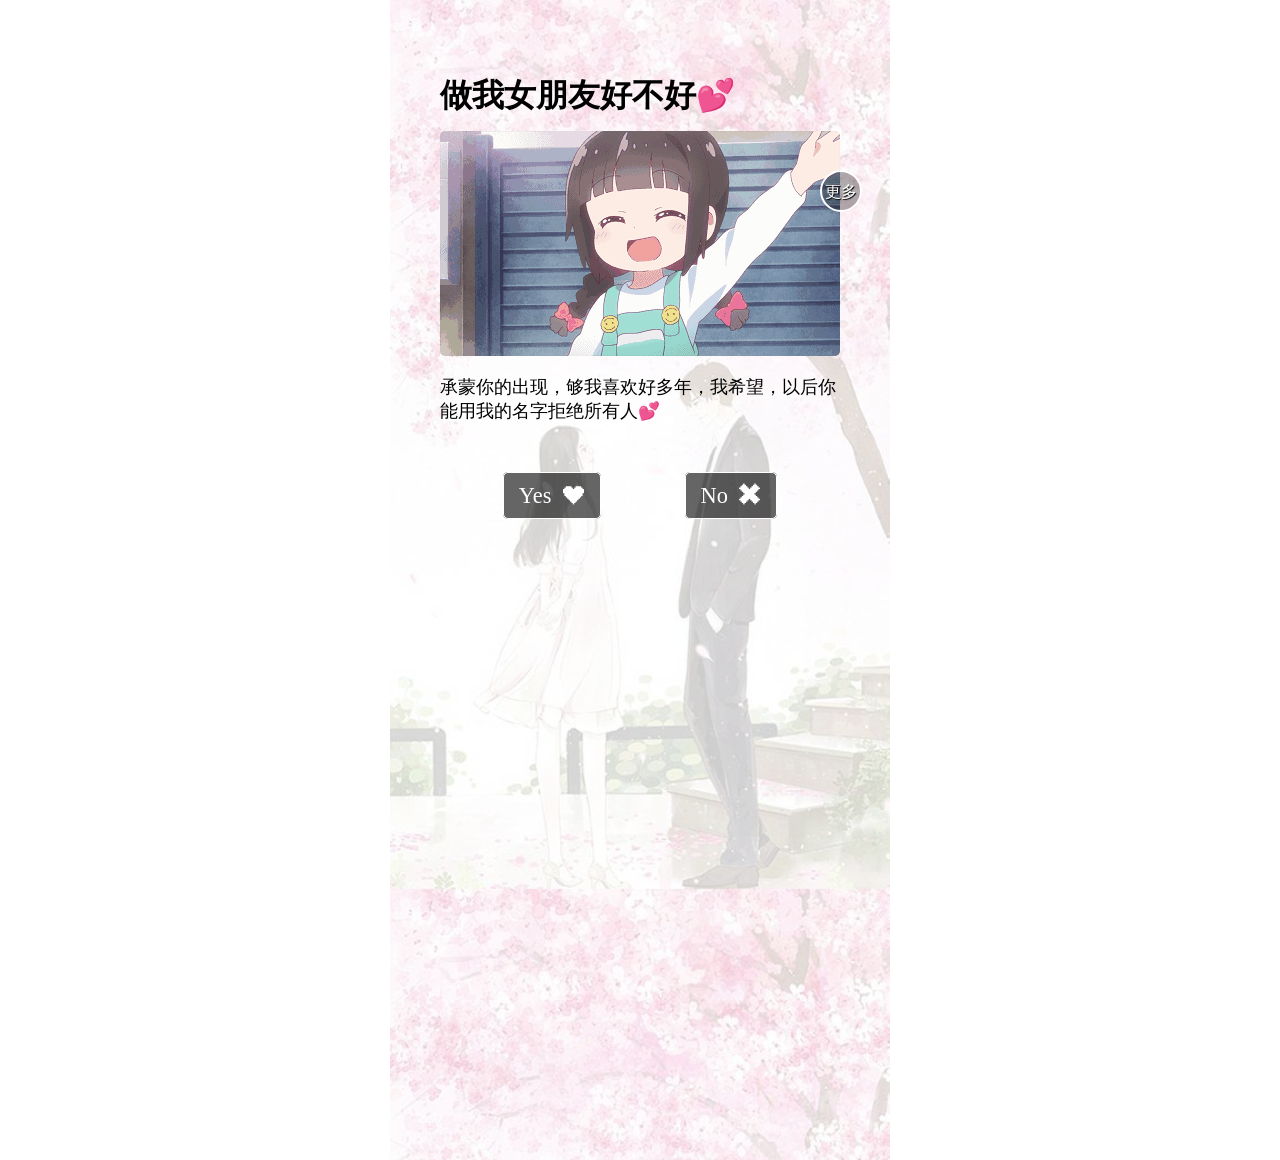
<file: love.html>
<!DOCTYPE html>
<html lang="zh-CN">
<head>
	<meta charset="UTF-8">
	<title>我喜欢你❤️</title>

	
	
    <script>
        //判断客户端设备，选择写入meta
        function init_viewport(){
            if(navigator.userAgent.indexOf('Android') != -1){
                var version = parseFloat(RegExp.$1);
                if(version>2.3){
                    var width = window.outerWidth == 0 ? window.screen.width : window.outerWidth;
                    var phoneScale = parseInt(width)/500;
                    document.write('<meta name="viewport" content="width=500, minimum-scale = '+ phoneScale +', maximum-scale = '+ phoneScale +', target-densitydpi=device-dpi">');
                }else{
                    document.write('<meta name="viewport" content="width=500, target-densitydpi=device-dpi, user-scalable=0">');
                }
            }else if(navigator.userAgent.indexOf('iPhone') != -1){
                var phoneScale = parseInt(window.screen.width)/500;
                document.write('<meta name="viewport" content="width=500, min-height=750, initial-scale=' + phoneScale +', maximum-scale='+phoneScale+', user-scalable=0" /> ');         //0.75   0.82
            }else{
                document.write('<meta name="viewport" content="width=500, height=750, initial-scale=0.64" /> '); //0.75  0.82
            }
        }
        init_viewport();
    </script> 

	<style>
		* {
            padding: 0px;
            margin: 0px;
            -webkit-box-sizing: border-box;
        } 
        body {
            background-color: white;
        }
        a {
            color: white;
            text-decoration: none; 
        }

        #div_container { /*最外层div，用于居中兼容PC和移动*/
            width: 500px;
            margin: 0px auto; 
            position: relative; 
            /*background-color: #FAFAFA;*/
            font-size: 1em;
        }


        .div_pure_words { /*文字部分的最外层，用于定位*/
            position: relative;
            display: none;
        }
        .div_pure_words_bg { /*背景设置在这里*/
            background-repeat: repeat; 
            background-size: 100%; 
            background-attachment: fixed; 
            width: 500px;
            min-height: 500px; 
        }
        .div_pure_words_height {
            visibility: hidden;
            padding: 30px; 
            text-align: justify;  /*为了使文字两端对齐 */
            white-space: pre-wrap; /*保留换行效果*/
            font-size: 1.1em;
            font-family: "Microsoft YaHei","Arial";
            color: white; 
        }
        .div_pw_typed {
            position: absolute;
            left: 0;
            right: 0;  /*4个方向定位使div充满整个画画*/
            top: 0;
            bottom: 0;  /*4个方向定位使div充满整个画画*/
            width: 500px;            
            background:rgba(255,255,255,0.8); /*半透明效果*/
            padding: 30px; 
            text-align: justify;  /*为了使文字两端对齐 */
        } 
        #span_pw_typed {
            width:100%; /*为了使文字两端对齐 */ 
            white-space:pre-wrap; /*保留换行效果*/ 
            font-size: 1.1em;
            font-family: "Microsoft YaHei","Arial";
        }


        #div_start_bg{
            width: 100%; height: 100%;
            position: absolute;
            left: 0px; top: 0px;
            z-index: 44;
            background-color: white;
        }
	</style>

    <!-- 按钮部分的样式 -->
    <link type="text/css" rel="stylesheet" href="css/theme_public_btn.css">


        

        

     

     

      

    <!-- 按需加载，选择此片头时方才加载 -->
        <link type="text/css" rel="stylesheet" href="css/start_onlyyou.css"> 

     
</head>

<body>
	<audio src="/music/1.mp3"  autoplay></audio>
    <div id="div_container"> <!-- 最外层div，用于居中兼容PC和移动 --> 
        <div id="div_start_bg"></div> <!-- 用于遮挡主题，作为片头的背景 -->

                

        <!-- 按需加载，选择此片头时方才加载 -->



        


          



        


        <!-- 按需加载，选择此片头时方才加载 -->
            <div id="div_onlyyou"><!-- 用于设置背景 -->
                <div id="div_oy_inner"><!-- 用于存放content --> 
                    <div class="div_oy_text">
                        <h1></h1>
                        <img class="img_oy_text" src="">
                        <p class="p_oy_text"></p>
                        <ul id="ul_oy_benefit">
                            <li class="li_oy_benefit"></li>                             
                            <li class="li_oy_benefit"></li>                             
                            <li class="li_oy_benefit"></li>                             
                            <li class="li_oy_benefit"></li>                             
                            <li class="li_oy_benefit"></li>                             
                            <li class="li_oy_benefit"></li>                             
                            <li class="li_oy_benefit"></li>                             
                            <li class="li_oy_benefit"></li>                             
                            <li class="li_oy_benefit"></li>                             
                            <li class="li_oy_benefit"></li>                             
                            <li class="li_oy_benefit"></li>                             
                            <li class="li_oy_benefit"></li>                             
                            <li class="li_oy_benefit"></li>                             
                            <li class="li_oy_benefit"></li>                             
                            <li class="li_oy_benefit"></li>                             
                            <li class="li_oy_benefit"></li>                             
                            <li class="li_oy_benefit"></li>                             
                            <li class="li_oy_benefit"></li>                             
                            <li class="li_oy_benefit"></li>                             
                            <li class="li_oy_benefit"></li>                             
                        </ul> 
                    </div> 
                    <ul id="ul_oy_btn">
                        <li onclick="oy_go_next()">Yes&nbsp;&nbsp;❤</li>
                        <li onclick="oy_show_benefit()">No&nbsp;&nbsp;✖</li>
                    </ul>
                    <div id="div_oy_note" onclick="oy_hide_note()">
                        <img src="images/emoji_kelian.jpg" alt=""><br>
                        请告诉我Yes！
                        <div id="div_oy_note_close">✖</div>
                    </div>
                    <div id="div_oy_yes">
                        <img src="images/emoji_bixin.jpg" alt=""><br>
                        太好了！哈哈~ 
                    </div>
                </div>
            </div>        
  
        <!-- 以上是动画和视频片头  以上是动画和视频片头  以上是动画和视频片头  以上是动画和视频片头 -->
        <!-- 以上是动画和视频片头  以上是动画和视频片头  以上是动画和视频片头  以上是动画和视频片头 -->
        <!-- 以上是动画和视频片头  以上是动画和视频片头  以上是动画和视频片头  以上是动画和视频片头 -->
        <!-- 以上是动画和视频片头  以上是动画和视频片头  以上是动画和视频片头  以上是动画和视频片头 -->
        <!-- 以上是动画和视频片头  以上是动画和视频片头  以上是动画和视频片头  以上是动画和视频片头 -->






        <div class="div_pure_words"> <!-- 文字部分的最外层，用于定位 -->
            <div class="div_pure_words_bg"><!-- 背景设置在这里 -->
                <div class="div_pure_words_height"> 
                    <!-- 正文的内容复制到这里面，撑开整个文档的高度 -->
                </div>
            </div> 
            <div class="div_pw_typed"> <!-- 正文部分，绝对定位 --> 
                <span id="span_pw_typed"></span>
            </div> 
        </div>





        


        
        <div id='div_btn_container'> <!-- 按钮部分的最外层，处于文档流之中 -->
            <div id="div_btn_inner"> <!-- 按钮部分内层，用于定位 -->


				
				
				
                <div class='div_music_tips'></div>
                                <div class='div_record_tips'></div>
                
                <!-- 只在提交状态显示 只在提交状态显示 只在提交状态显示 只在提交状态显示 -->
                <div class="div_btn" id='div_support'>
                        <a href="https://www.crdre.cn/"><span>更多</span></a>
                    </div>  
                <!-- 只在提交状态显示 只在提交状态显示 只在提交状态显示 只在提交状态显示 -->

                <!-- 只在未提交状态显示 只在未提交状态显示 只在未提交状态显示 只在未提交状态显示 -->
                  
                <!-- 只在未提交状态显示 只在未提交状态显示 只在未提交状态显示 只在未提交状态显示 -->
            </div> 
        </div>
    </div>







    <script src="js/jquery-2.0.3.min.js"></script>
    <script src="js/typed.min.js"></script>
    <script src="js/support_upload_as.js"></script>
    <script src="js/jweixin-1.2.0.js"></script>
    <script>
        var window_height=$(window).height();
        console.log('window_height ->'+window_height);

        var theme='pure_words';
        console.log('theme ->'+theme);
        var theme_content={"pure_words_content":"\u9047\u89c1\u4f60\u662f\u6211\u6240\u6709\u7f8e\u597d\u6545\u4e8b\u7684\u5f00\u59cb\uff0c\u6240\u4ee5\uff0c\u8bf7\u522b\u653e\u5f00\u6211\u7684\u624b\uff0c\u4e5f\u522b\u7f3a\u5e2d\u6211\u7684\u5c06\u6765\uff0c\u56e0\u4e3a\u4e00\u8f88\u5b50\u548c\u4f60\u5728\u4e00\u8d77\u624d\u53eb\u5c06\u6765\ud83d\udc95","typed_bool":"typed_y","cursor_char":"cursor_heart","bg_style_pure_words":"bg_opacity","bg_img":"3.jpg","simple_page_content":"","video_page_content":""};
        console.log(theme_content);

        var music_json={"music_select":"m_online","m_online_id":"7","m_online_url":"1.mp3","m_upload_name":"null","m_upload_url":"null"};
        console.log(music_json);
        var record_json={"record_bool":"r_false","r_wechat_time":"null","r_wechat_url":"null","r_wechat_amr":"null"};
        console.log(record_json);
        var signPackage={"appid":"wx47f716bdd7699533","timestamp":1581680313,"nonceStr":"sCOFuLAhrZrcoo8t","url":"../../www.makusi.cn/Home/Play/play_show/ws/YGdnn2pi","signature":"dcd2bceecb6173f8962220309bf9b36229ff7236","rawString":"jsapi_ticket=sM4AOVdWfPE4DxkXGEs8VHINcjHJVwMsFjJyfreRy7Cirs1niLvtMUWlkXLIkXzDjXhEIIg2D4CYYPfKu6MV8w&noncestr=sCOFuLAhrZrcoo8t&timestamp=1581680313&url=../../www.makusi.cn/Home/Play/play_show/ws/YGdnn2pi"};

        var main_title='我喜欢你❤️';
        // console.log(main_title);
        if(main_title=='' || main_title=='null'){  //允许标题为空
            document.title='慢慢喜欢你';
        } 
        // console.log(""); 


        var pure_words_content=theme_content['pure_words_content'];
        var str_cursorChar; 
        var typed_bool;

        var interval_pw_height;
        var height_div_pw=$(".div_pure_words_height").height();
        function init_pure_words(){
            //允许内容为空时直接展示，不设置为随机内容，用于空主题
            if(typeof(pure_words_content)=='undefined'){ //处理全新作品
                var array_str_temp=[];
                random_text_array(array_str_temp,12); //获取随机的模板文字
                // array_str_temp.push('你现在看到的只是案例，文字是可以自定义哒，6000字以下');
                pure_words_content=array_str_temp.join('\r\r');
            }
            $(".div_pure_words_height").html(pure_words_content+'22222');  //初始化复制内容，撑开文档高度            
            
            // 初始化设置div的bg图片 初始化设置div的bg图片
            if(typeof(theme_content['bg_style_pure_words'])!='undefined' && theme_content['bg_style_pure_words']=='bg_opacity'){
                if(typeof(theme_content['bg_img'])!='undefined' && theme_content['bg_img']!=''){                    
                    $(".div_pure_words_bg").css({"background-image": "url("+theme_content['bg_img']+")"});
                }
            } 

            //以下是打字效果的js 
            if(typeof(theme_content['cursor_char'])!='undefined' && theme_content['cursor_char']!=''){
                switch(theme_content['cursor_char']){ //设置打字光标的样式
                    case 'cursor_heart':
                        str_cursorChar='❤';
                        break;
                    case 'cursor_sub':
                        str_cursorChar='_';
                        break;
                    case 'cursor_music':
                        str_cursorChar='♫';
                        break;
                    case 'cursor_star':
                        str_cursorChar='★';
                        break;
                    case 'cursor_sun':
                        str_cursorChar='☀';
                        break;
                    default:
                        str_cursorChar='|';
                }
            }else{ //处理全新作品，默认显示打字效果
                str_cursorChar='❤';
            }
            
            //判断用户有没有选择打字效果
            if(typeof(theme_content['typed_bool'])!='undefined' && theme_content['typed_bool']!=''){
                typed_bool= theme_content['typed_bool']=='typed_y' ? true : false;                  
            }else{
                typed_bool=false; //默认显示打字效果
            } 
            // console.log(typed_bool);
        
            display_pure_words(); 
            $(".div_pure_words").fadeIn();
            
            interval_pw_height=setInterval(function(){
                console.log('div_pure_words_height -> '+$('.div_pure_words_height').height());
                var least_height_div_pw=$('.div_pure_words_height').height();
                if(least_height_div_pw>height_div_pw){
                    height_div_pw=least_height_div_pw;
                }else{
                    clearInterval(interval_pw_height);
                    $(".div_pure_words_height").height(least_height_div_pw+100);
                    if($(".div_pure_words_height").height()<window_height){
                        $(".div_pure_words_height").height(window_height); //不能小于窗口的高度
                        console.log('let us be high as window');
                    } 
                }
            },100);
        }

        
        function display_pure_words(){
            if(typed_bool){ 
                var typed_pure_words = new Typed('#span_pw_typed', {
                    strings: [pure_words_content], //输入内容, 支持html标签
                    typeSpeed: 120, //打字速度
                    cursorChar: str_cursorChar,//替换光标的样式
                    contentType: 'html', //值为html时，将打印的文本标签直接解析html标签
                    onComplete: function(abc){
                                // console.log(abc); 
                                console.log('finished typing words'); 
                                // console.log($('#span_pw_typed').height()-$(".div_pure_words_height").height());
                            },
                });
            }else{
                //如果不需要打字效果就直接显示
                $("#span_pw_typed").html(pure_words_content).fadeIn(); 
            }
            init_attachment();
        } 


        function random_text_array(temp_array,length){  //获取随机的模板文字
            console.log('random_text_array');
            var random_array=[];
            while(random_array.length<length){
                // var random_num=Math.floor(Math.random()*(array_as_pics.length-0))+0;
                var random_num=Math.floor(Math.random()*(array_as_words_love.length)); //随机取值 
                if(random_array.indexOf(random_num)==-1){
                    random_array.push(random_num);
                }
            }
            // console.log(random_array);
            for(var i=0; i<length; i++){  
                temp_array.push(array_as_words_love[random_array[i]]); //获取随机的模板文字
            }
        }         
        
    </script>







        

     <!-- 按需加载，选择此片头时方才加载 -->
    

    <script> 
        var start_content={"chase_title":"\u505a\u6211\u5973\u670b\u53cb\u597d\u4e0d\u597d\ud83d\udc95","chase_text":"\u627f\u8499\u4f60\u7684\u51fa\u73b0\uff0c\u591f\u6211\u559c\u6b22\u597d\u591a\u5e74\uff0c\u6211\u5e0c\u671b\uff0c\u4ee5\u540e\u4f60\u80fd\u7528\u6211\u7684\u540d\u5b57\u62d2\u7edd\u6240\u6709\u4eba\ud83d\udc95","chase_benefit":["\u4f60\u662f\u6211\u62d4\u6389\u6c27\u6c14\u7f50\u90fd\u60f3\u543b\u7684\u4eba","\u4f60\u662f\u6211\u8dd1\u5b8c8000\u7c73\u8fd8\u60f3\u62e5\u62b1\u7684\u4eba","\u4f60\u662f\u6211\u81ea\u7f5a\u4e09\u676f\u90fd\u4e0d\u80af\u5f00\u53e3\u7684\u79d8\u5bc6","\u4f60\u662f\u6211\u8d74\u6c64\u8e48\u706b\u90fd\u4e0d\u80af\u653e\u4e0b\u7684\u6267\u7740","\u4f60\u662f\u6211\u7535\u91cf\u53ea\u52691%\u4e5f\u60f3\u56de\u4fe1\u606f\u7684\u4eba","\u4f60\u662f\u6211\u7a77\u6781\u4e00\u751f\u4e0d\u60f3\u9192\u6765\u7684\u68a6"],"bg_style":"bg_custom","bg_img":"2.jpg","img_bool":"img_true","img_src":"1.gif"}; //可能为null
        console.log(start_content); 

        var start_id;
        $(function(){
            //此事件为触发互动创意
            start_id='onlyyou'; //可能为null
            init_start(start_id);
        });
        
        function init_start(start_id){ 
            console.log('init_start ->'+start_id);
            switch(start_id){
                case 'loveformat':
                    $('.div_loveformat').show();
                    init_loveformat();
                    break;
                case 'hearttree':
                    $('#div_hearttree').show();
                    init_hearttree();
                    break;
                case 'courage':
                    $('#div_courage').show();
                    init_courage();
                    break;
                case 'birthdaycake':
                    $('#div_dbcake').show();
                    init_birthdaycake();
                    break;
                case 'intersect':
                    $('#div_intersect').show();
                    init_intersect();
                    break;
                case 'onlyyou':
                    $('#div_onlyyou').show();
                    init_onlyyou();
                    break;
                default:
                    init_theme(); 
            }
        } 

        //开始动画主体部分
        function init_theme(){
            console.log('init_theme');
            $('#div_start_bg').fadeOut();
            init_pure_words();            
        }

    </script>




    

        

    

    

     


    <!-- 按需加载，选择此片头时方才加载 -->
        <script src="js/start_onlyyou.js"></script>        



    <script> 
        var attachment='null'; //可能为null
        var attached_content={"bool_save":false}; //可能为null
        console.log(attached_content); 
       
        function init_attachment(){  //开始attachment
            console.log('init_attachment ->'+attachment);
            switch(attachment){
                case 'timer':
                    init_at_timer();
                    break;
                default:
                    return; 
            }
        } 
    </script>

    


    <script src='js/jweixin-1.2.0.js'></script>
	<script src='js/theme_common.js'></script> <!-- 音乐控制和微信设置等公共部分js外部引入 -->





</body>
</html>
</file>
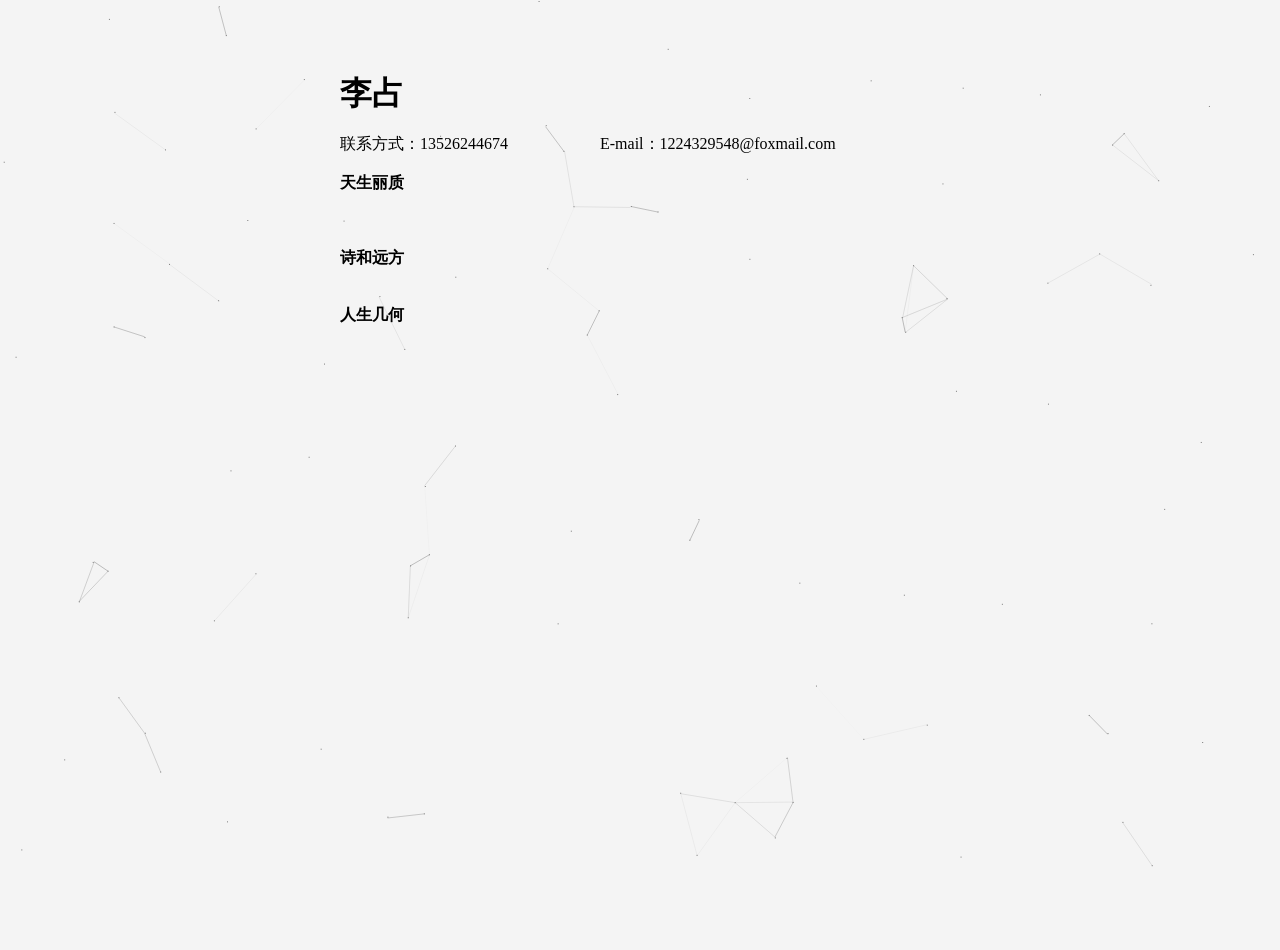
<file: me.html>
<!doctype html> 
<html lang="en"> 
 <head> 
  <meta charset="UTF-8"> 
  <meta name="Generator" content="EditPlus®"> 
  <meta name="Author" content=""> 
  <meta name="Keywords" content=""> 
  <meta name="Description" content=""> 
  <title>personal assume</title> 
     <style>
     .self{
     width:600px;
     height:950px;
 position: absolute;
         margin: auto;
         left: 0;
         right: 0;

     }
         </style>
  <style type="text/css"> 
 *{
    margin: 0px;
    padding: 0px; 
}
body{
    background-color: #f4f4f4;
}
  </style> 
 </head> 
 <body> 
    <!-- <canvas id="c_n9" width="1366" height="403" style="position: fixed; top: 0px; left: 0px; z-index: -1; opacity: 0.5;"></canvas> -->
    <script type="text/javascript" src="me.js" ></script>
     <div class="self">
         <br>   <br>   <br>   <br>   
     <h1><strong>李占</strong></h1>
     <br>
<p>联系方式：13526244674          &nbsp;  &nbsp;  &nbsp;  &nbsp;  &nbsp;   &nbsp;&nbsp;&nbsp;&nbsp;&nbsp;&nbsp;&nbsp;&nbsp;&nbsp;&nbsp;&nbsp;          E-mail：1224329548@foxmail.com </p>
<br>
<p></p>
<h4><strong>天生丽质</strong></h4>
<p><br>
</p>
          <br> 
          <br>
<h4><strong>诗和远方</strong></h4>
 
<p> <br>
</p>
          <br>
<h4><strong>人生几何</strong></h4>
 
<p> <br>
</p>

 </div>
 </body> 
</html>
</file>
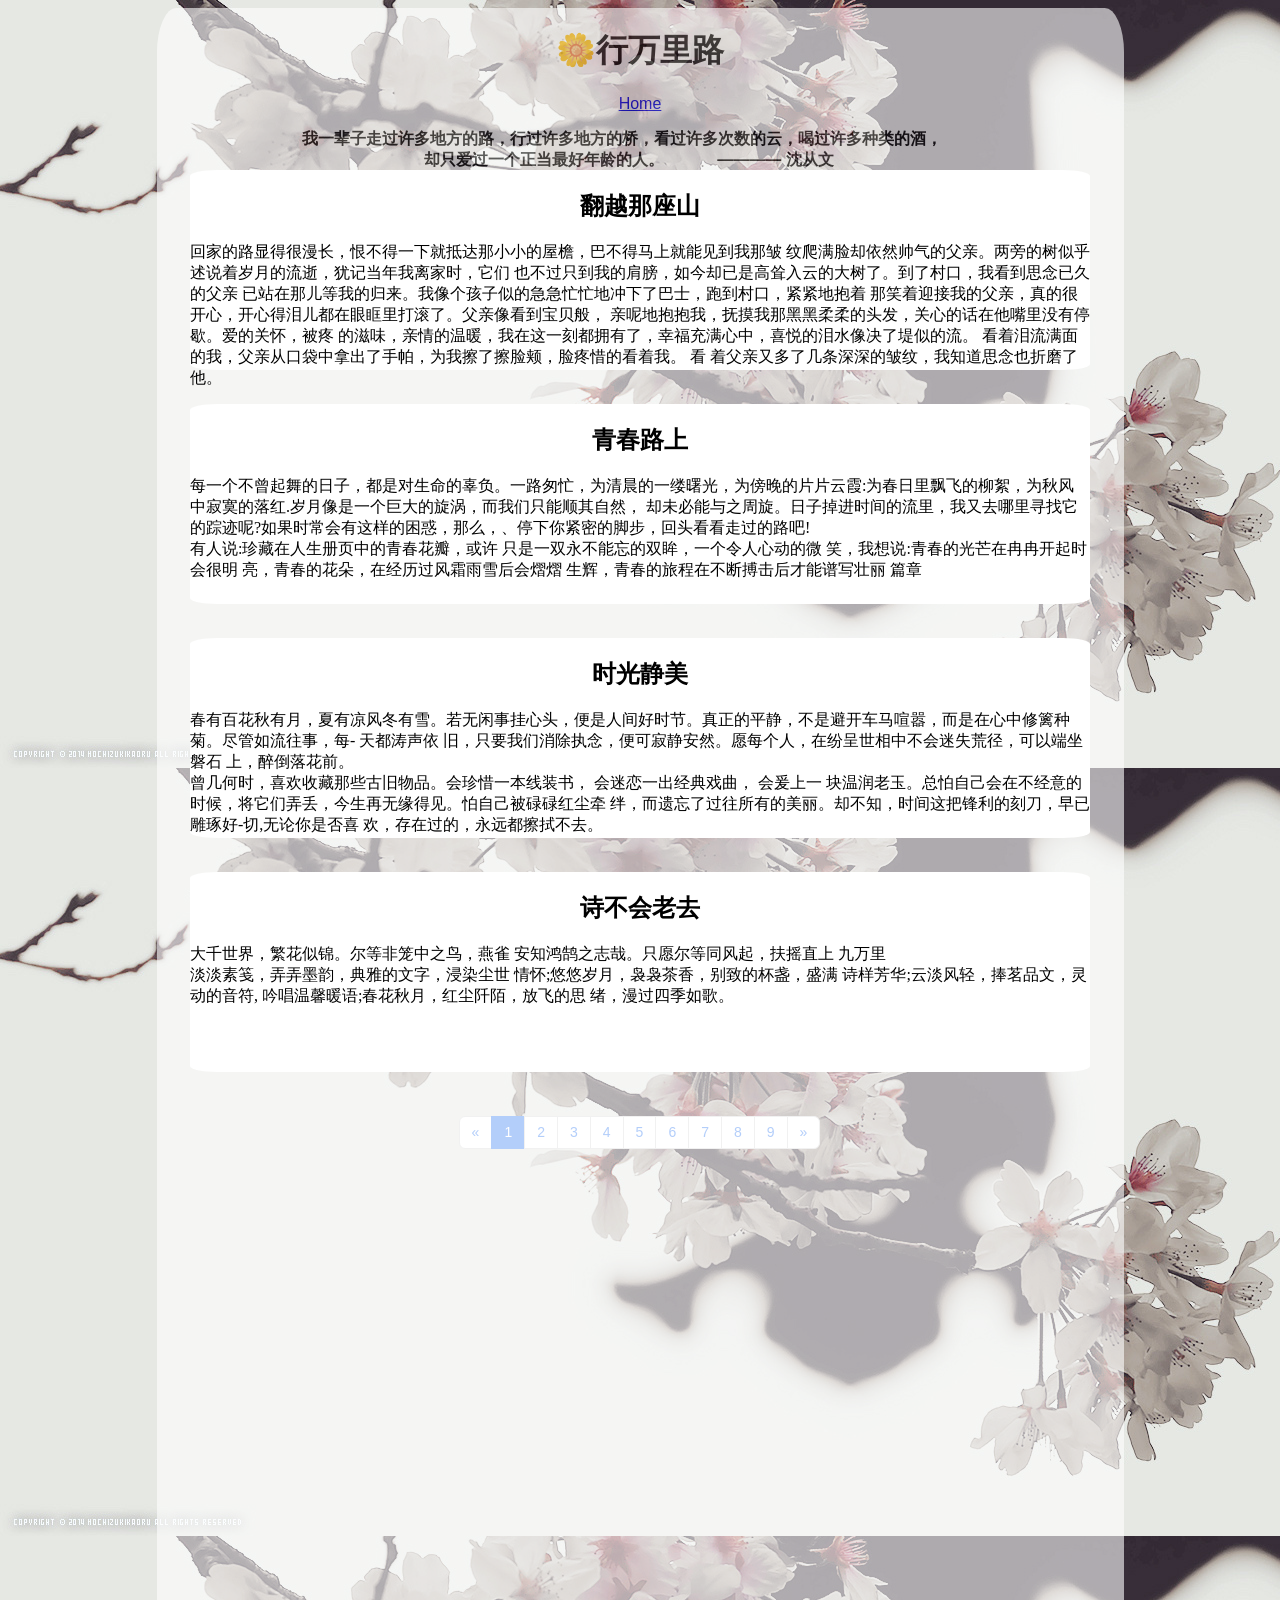
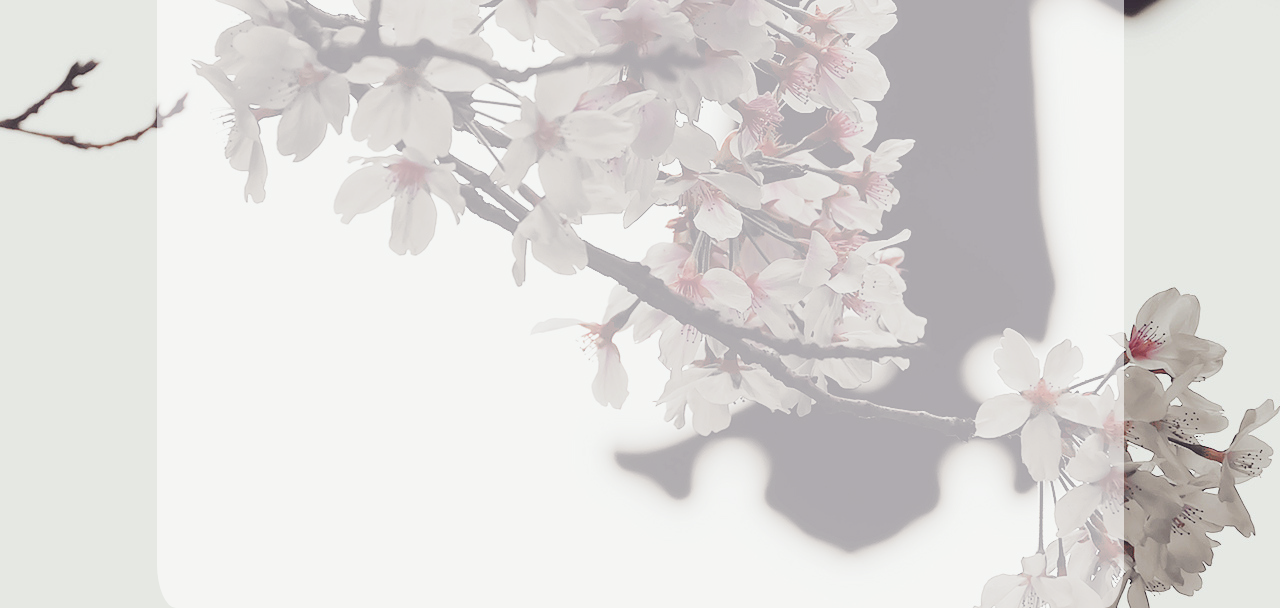
<file: os.html>
<!doctype html>
<html>
<head>
<meta charset="utf-8">
<title>🐷&nbsp;&nbsp;行万里路</title>
     <style type = "text/css"> @import "dock.css"</style>
     <style>
  .body{
      
             background-color: black;
            background-image:url("photo/9a07e8100fa39367dbc5aef05f76e265.jpeg");
         }
   .self{
         height:2200px;
         position: absolute;
         margin: auto;
         left: 0;
         right: 0;
         background-color:white;
            /* background-color:rgba(247,238,238,0.93);*/
             filter:alpha(Opacity=60);-moz-opacity:0.6;opacity: 0.6;
         width: 967px;
             border-radius: 2%;

     }
    .eaasy{
        width:900px;
        height: 200px;
        position: absolute;
         margin: auto;
         left: 0;
         right: 0;
         background-color:white;
         border-radius: 3%;
         }
         .clear{
             clear:both;
         }
    </style>
</head>

<body  class="body">

    <div class="self"><h1 style="text-align: center">🌼行万里路</h1><a href="index.html" >Home</a>
    <p style="text-align: center;font-family: 楷体"><strong>    我一辈子走过许多地方的路，行过许多地方的桥，看过许多次数的云，喝过许多种类的酒，&nbsp;&nbsp;&nbsp;&nbsp;&nbsp;&nbsp;&nbsp;&nbsp;<br>却只爱过一个正当最好年龄的人。&nbsp;&nbsp;&nbsp;&nbsp;&nbsp;&nbsp;&nbsp;&nbsp;&nbsp;&nbsp;&nbsp;&nbsp;————&nbsp;沈从文&nbsp;&nbsp;&nbsp;&nbsp;&nbsp;</strong></p><br><br><br>
</p></div><br><br><br><br><br><br><br><br><br>
     <div class="eaasy"  style="text-align: center"><h2>翻越那座山</h2><p style="text-align: left;font-family: 楷体"> 
回家的路显得很漫长，恨不得一下就抵达那小小的屋檐，巴不得马上就能见到我那皱
纹爬满脸却依然帅气的父亲。两旁的树似乎述说着岁月的流逝，犹记当年我离家时，它们
也不过只到我的肩膀，如今却已是高耸入云的大树了。到了村口，我看到思念已久的父亲
已站在那儿等我的归来。我像个孩子似的急急忙忙地冲下了巴士，跑到村口，紧紧地抱着
那笑着迎接我的父亲，真的很开心，开心得泪儿都在眼眶里打滚了。父亲像看到宝贝般，
亲呢地抱抱我，抚摸我那黑黑柔柔的头发，关心的话在他嘴里没有停歇。爱的关怀，被疼
的滋味，亲情的温暖，我在这一刻都拥有了，幸福充满心中，喜悦的泪水像决了堤似的流。
看着泪流满面的我，父亲从口袋中拿出了手帕，为我擦了擦脸颊，脸疼惜的看着我。 看
着父亲又多了几条深深的皱纹，我知道思念也折磨了他。
</p></div>
    <br><br><br><br><br><br><br><br><br><br><br><br><br>
     <div class="eaasy"  style="text-align: center"><h2>青春路上</h2><p style="text-align: left;font-family: 楷体">每一个不曾起舞的日子，都是对生命的辜负。一路匆忙，为清晨的一缕曙光，为傍晚的片片云霞:为春日里飘飞的柳絮，为秋风中寂寞的落红.岁月像是一个巨大的旋涡，而我们只能顺其自然，
却未必能与之周旋。日子掉进时间的流里，我又去哪里寻找它的踪迹呢?如果时常会有这样的困惑，那么，、停下你紧密的脚步，回头看看走过的路吧!<br>
有人说:珍藏在人生册页中的青春花瓣，或许
只是一双永不能忘的双眸，一个令人心动的微
笑，我想说:青春的光芒在冉冉开起时会很明
亮，青春的花朵，在经历过风霜雨雪后会熠熠
生辉，青春的旅程在不断搏击后才能谱写壮丽
篇章

</p></div><br><br><br><br><br><br><br><br><br><br><br><br><br>
     <div class="eaasy"  style="text-align: center"><h2>时光静美</h2><p style="text-align: left;font-family: 楷体">
     春有百花秋有月，夏有凉风冬有雪。若无闲事挂心头，便是人间好时节。真正的平静，不是避开车马喧嚣，而是在心中修篱种菊。尽管如流往事，每- 天都涛声依
旧，只要我们消除执念，便可寂静安然。愿每个人，在纷呈世相中不会迷失荒径，可以端坐磐石
上，醉倒落花前。<br>曾几何时，喜欢收藏那些古旧物品。会珍惜一本线装书， 会迷恋一出经典戏曲， 会爰上一
块温润老玉。总怕自己会在不经意的时候，将它们弄丢，今生再无缘得见。怕自己被碌碌红尘牵
绊，而遗忘了过往所有的美丽。却不知，时间这把锋利的刻刀，早已雕琢好-切,无论你是否喜
欢，存在过的，永远都擦拭不去。

</p></div><br><br><br><br><br><br><br><br><br><br><br><br><br>
     <div class="eaasy"  style="text-align: center"><h2>诗不会老去</h2><p style="text-align: left;font-family: 楷体">大千世界，繁花似锦。尔等非笼中之鸟，燕雀
安知鸿鹄之志哉。只愿尔等同风起，扶摇直上
九万里<br>
淡淡素笺，弄弄墨韵，典雅的文字，浸染尘世
情怀;悠悠岁月，袅袅茶香，别致的杯盏，盛满
诗样芳华;云淡风轻，捧茗品文，灵动的音符,
吟唱温馨暖语;春花秋月，红尘阡陌，放飞的思
绪，漫过四季如歌。
</p></div><br><br><br><br><br><br><br><br><br><br><br><br><br>
    
   
<ul class="pagination modal-1">
  <li><a href="#" class="prev">&laquo</a></li>
  <li><a href="#" class="active">1</a></li>
  <li> <a href="#">2</a></li>
  <li> <a href="#">3</a></li>
  <li> <a href="#">4</a></li>
  <li> <a href="#">5</a></li>
  <li> <a href="#">6</a></li>
  <li> <a href="#">7</a></li>
  <li> <a href="#">8</a></li>
  <li> <a href="#">9</a></li>
  <li><a href="#" class="next">&raquo;</a></li>
</ul><br>
    </div>
    
</body>
</html>
</file>
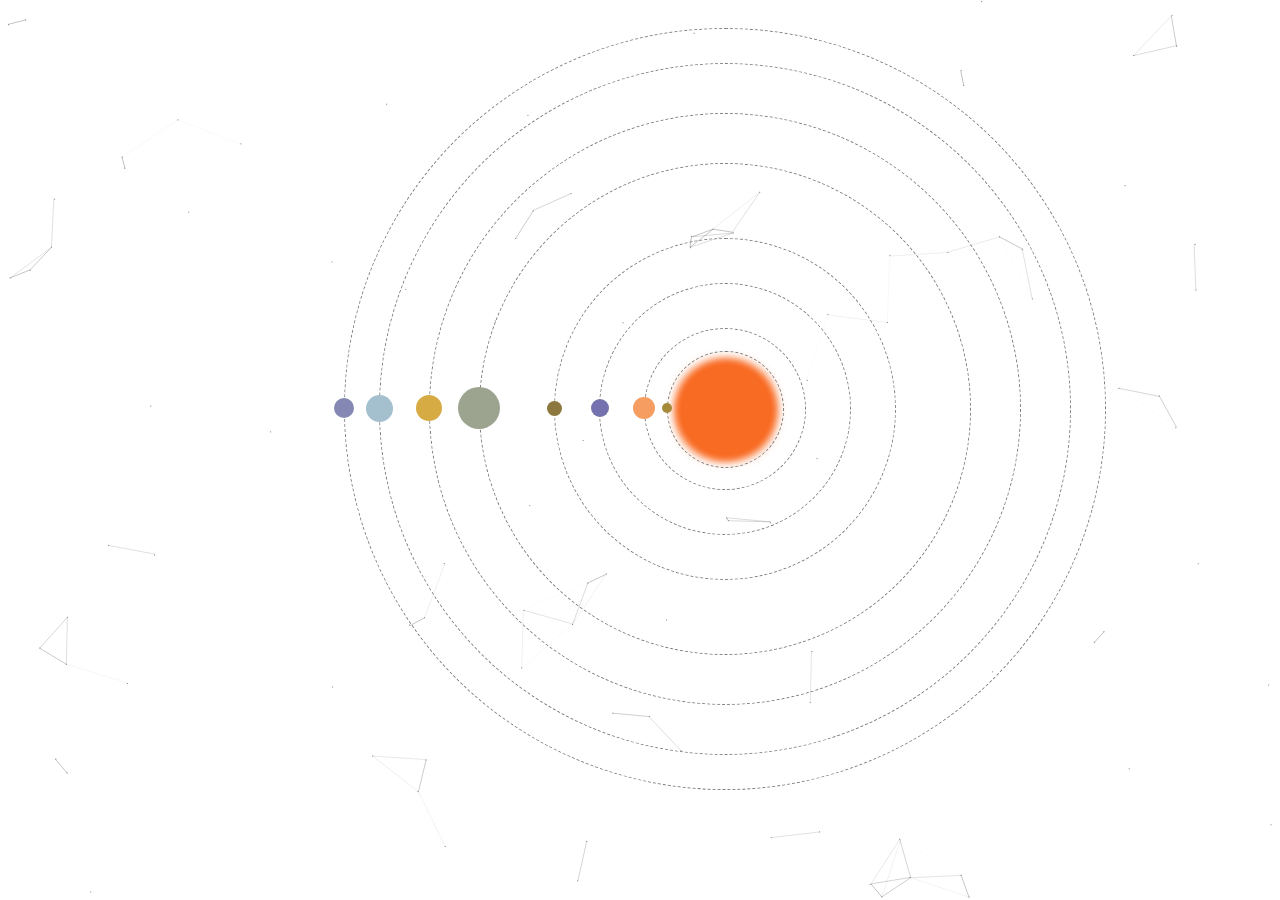
<file: solar.html>
<!doctype html>
<html>
<head>
<meta charset="utf-8">
 <style type = "text/css"> @import "solar.css"</style>
<title>无标题文档</title>
</head>

<body>
      <script type="text/javascript" src="me.js" ></script>
<div class="solarsys" style="text-align: center">
<div class='sun'></div>
<div class='mercuryOrbit'></div>
<div class='mercury'></div>
<div class='venusOrbit'></div>
<div class='venus'></div>
<div class='earthOrbit'></div>
<div class='earth'></div>
<div class='marsOrbit'></div>
<div class='mars'></div>
<div class='jupiterOrbit'></div>
<div class='jupiter'></div>
<div class='saturnOrbit'></div>
<div class='saturn'></div>
<div class='uranusOrbit'></div>
<div class='uranus'></div>
<div class='neptuneOrbit'></div>
<div class='neptune'></div>
</div>
</body>
</html>
</file>
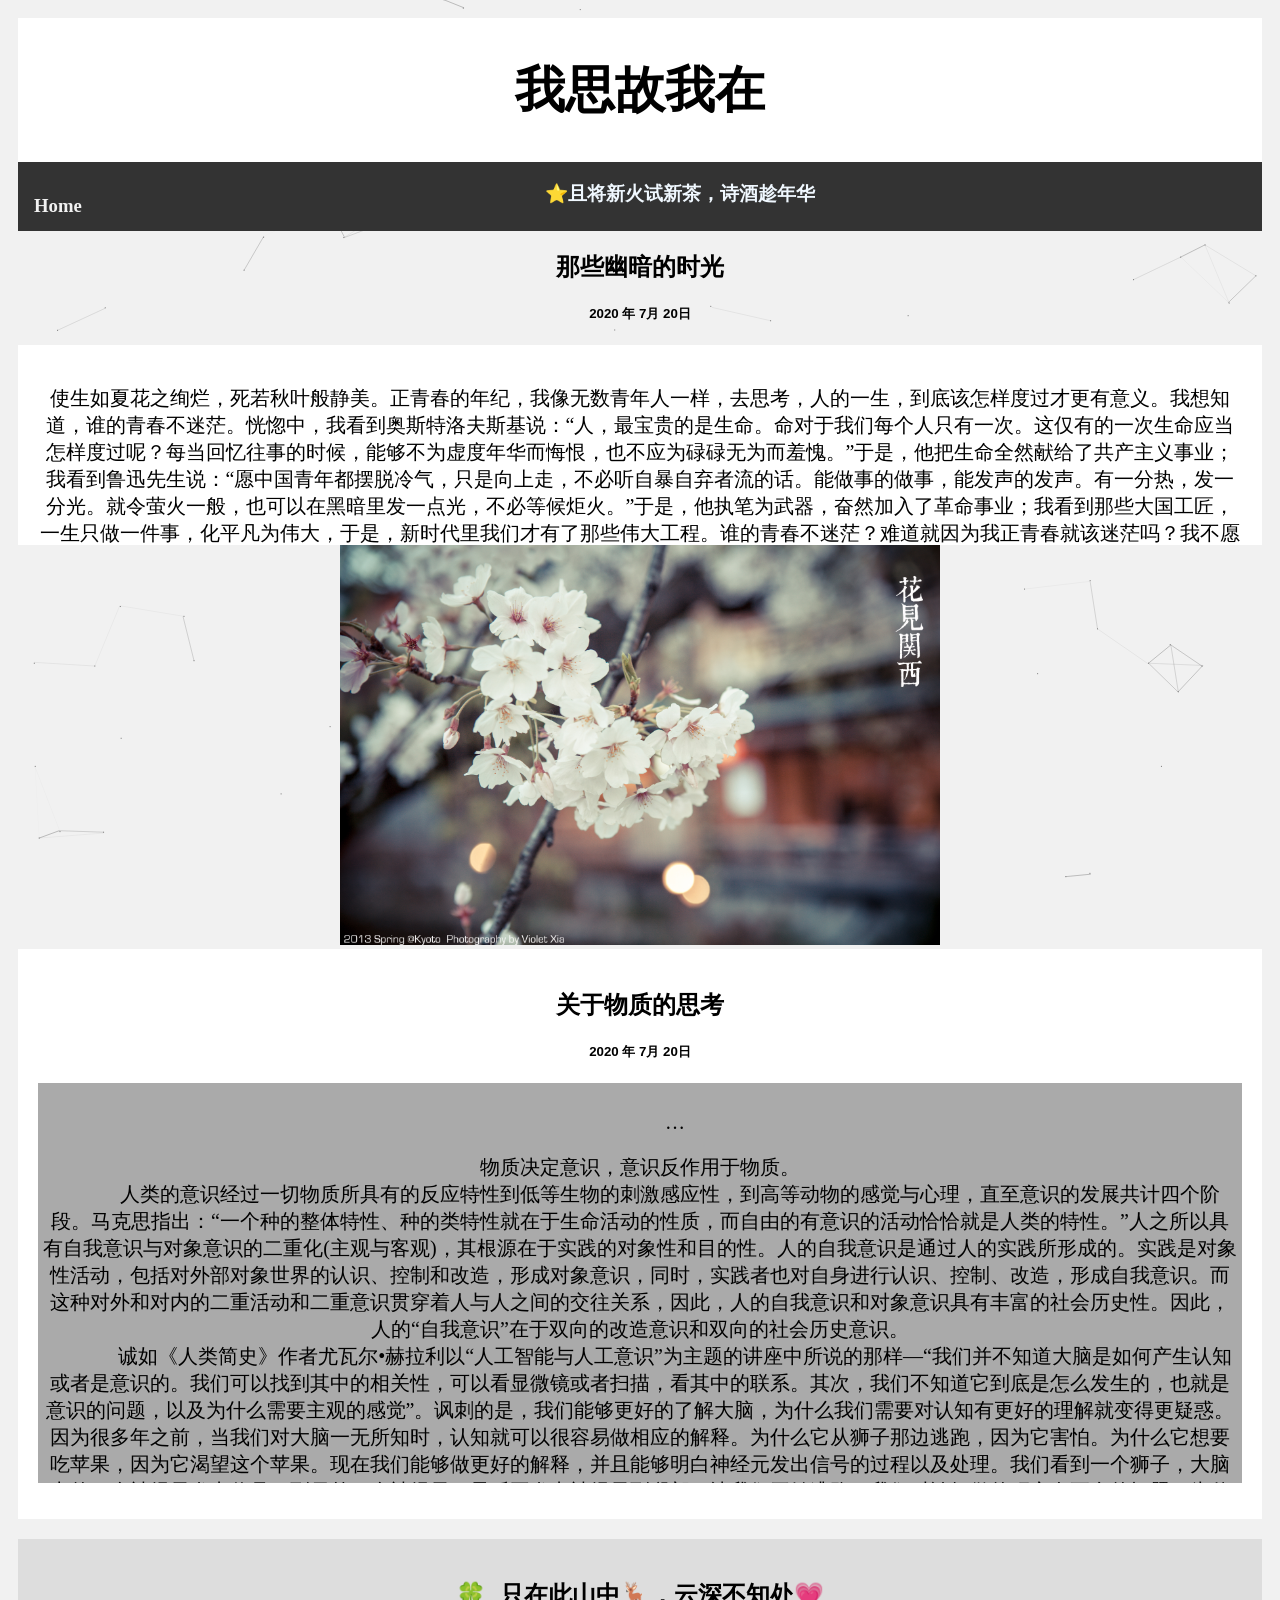
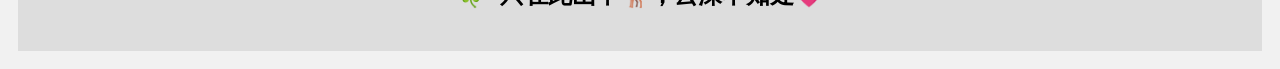
<file: think.html>
<!DOCTYPE html>
<html>
<head>
<meta charset="utf-8">
<title>😎我思故我在😎</title>
<style>
* {
  box-sizing: border-box;
}
 
body {
  font-family: Arial;
  padding: 10px;
  background: #f1f1f1;
}
 
    .h4{
        font-family:楷体;
        color: aliceblue;
    }
/* 头部标题 */
.header {
  padding: 5px;
  text-align: center;
  background: white;
    font-family: Segoe, "Segoe UI", "DejaVu Sans", "Trebuchet MS", Verdana, "sans-serif";
}
 
.header h1 {
  font-size: 50px;
}
 
/* 导航条 */
.topnav {
  overflow: hidden;
  background-color: #333;
}
 
/* 导航条链接 */
.topnav a {
  float: left;
  display: block;
  color: #f2f2f2;
  text-align: center;
  padding: 14px 16px;
  text-decoration: none;
}
 
/* 链接颜色修改 */
.topnav a:hover {
  background-color: #ddd;
  color: black;
}
 

.leftcolumn {   
  float: left;
  width: 75%;
}
 
.rightcolumn {
  float: left;
  width: 25%;
  background-color: #f1f1f1;
  padding-left: 20px;
}
 
/* 图像部分 */
.fakeimg {
  background-color: #aaa;
    padding:5px;
  width: 100%;
    display: -webkit-box;
            display: -moz-box;
            white-space: pre-wrap;
            word-wrap: break-word;
            overflow: hidden;
            text-overflow: ellipsis;
            -webkit-box-orient: vertical;
            -webkit-line-clamp:2;

 height: 250px;
}
    .fakeimg1 {
  background-color: #aaa;
    padding:5px;
  width: 100%;
 height: auto;
}
 
/* 文章卡片效果 */
.card {
  background-color: white;
  padding: 20px;
  margin-top: 20px;
    margin: auto;
}
 
/* 列后面清除浮动 */
.row:after {
  content: "";
  display: table;
  clear: both;
}
 
/* 底部 */
.footer {
  padding: 20px;
  text-align: center;
  background: #ddd;
  margin-top: 20px;
}
 
/* 响应式布局 - 屏幕尺寸小于 800px 时，两列布局改为上下布局 */
@media screen and (max-width: 800px) {
  .leftcolumn, .rightcolumn {   
    width: 100%;
    padding: 0;
  }
}
 
/* 响应式布局 -屏幕尺寸小于 400px 时，导航等布局改为上下布局 */
@media screen and (max-width: 400px) {
  .topnav a {
    float: none;
    width: 100%;
  }
}
    .bookborder{
        border:2px auto;
    }
</style>
</head>
<body>
    <script type="text/javascript" src="me.js" ></script>
<div class="header">
  <h1 >我思故我在</h1>
</div>

<div class="topnav" style="text-align: center"><h3 class="h4">
<a href="index.html" >Home</a>
⭐且将新火试新茶，诗酒趁年华</h3>
</div>
<div class="row" style="text-align: center">
<h2>那些幽暗的时光</h2>
      <h5>2020 年 7月 20日</h5>
    <div class="card" style="height:200px;font-family: 楷体;font-size: 20px">
            <p>
使生如夏花之绚烂，死若秋叶般静美。正青春的年纪，我像无数青年人一样，去思考，人的一生，到底该怎样度过才更有意义。我想知道，谁的青春不迷茫。恍惚中，我看到奥斯特洛夫斯基说：&ldquo;人，最宝贵的是生命。命对于我们每个人只有一次。这仅有的一次生命应当怎样度过呢？每当回忆往事的时候，能够不为虚度年华而悔恨，也不应为碌碌无为而羞愧。&rdquo;于是，他把生命全然献给了共产主义事业；我看到鲁迅先生说：&ldquo;愿中国青年都摆脱冷气，只是向上走，不必听自暴自弃者流的话。能做事的做事，能发声的发声。有一分热，发一分光。就令萤火一般，也可以在黑暗里发一点光，不必等候炬火。&rdquo;于是，他执笔为武器，奋然加入了革命事业；我看到那些大国工匠，一生只做一件事，化平凡为伟大，于是，新时代里我们才有了那些伟大工程。谁的青春不迷茫？难道就因为我正青春就该迷茫吗？我不愿如此，于是我决定要去改变些什么。投身这个伟大的时代。</div>
            <img src="photo/20130613135401_suRu3.jpeg" style="height:400px">
    <div class="card">
      <h2>关于物质的思考</h2>
      <h5>2020 年 7月 20日</h5>
      <div class="fakeimg" style="height:400px;font-family: 楷体;font-size: 20px">
          <p>物质决定意识，意识反作用于物质。
            人类的意识经过一切物质所具有的反应特性到低等生物的刺激感应性，到高等动物的感觉与心理，直至意识的发展共计四个阶段。马克思指出：“一个种的整体特性、种的类特性就在于生命活动的性质，而自由的有意识的活动恰恰就是人类的特性。”人之所以具有自我意识与对象意识的二重化(主观与客观)，其根源在于实践的对象性和目的性。人的自我意识是通过人的实践所形成的。实践是对象性活动，包括对外部对象世界的认识、控制和改造，形成对象意识，同时，实践者也对自身进行认识、控制、改造，形成自我意识。而这种对外和对内的二重活动和二重意识贯穿着人与人之间的交往关系，因此，人的自我意识和对象意识具有丰富的社会历史性。因此，人的“自我意识”在于双向的改造意识和双向的社会历史意识。
              诚如《人类简史》作者尤瓦尔•赫拉利以“人工智能与人工意识”为主题的讲座中所说的那样—“我们并不知道大脑是如何产生认知或者是意识的。我们可以找到其中的相关性，可以看显微镜或者扫描，看其中的联系。其次，我们不知道它到底是怎么发生的，也就是意识的问题，以及为什么需要主观的感觉”。讽刺的是，我们能够更好的了解大脑，为什么我们需要对认知有更好的理解就变得更疑惑。因为很多年之前，当我们对大脑一无所知时，认知就可以很容易做相应的解释。为什么它从狮子那边逃跑，因为它害怕。为什么它想要吃苹果，因为它渴望这个苹果。现在我们能够做更好的解释，并且能够明白神经元发出信号的过程以及处理。我们看到一个狮子，大脑中的一个神经元发出信号，到另外一个神经元，最后再发出神经元到腿部，让我们开始逃跑。我们对认知做的研究有更多的问题。为什么需要它？然而为什么又不要神经元，仅仅互相刺激就可以了？如果没有这样的现象，没有主观的感知，可能神经元就无法发出信号。它发出这个信号，是不是因为它害怕的感觉？还是因为我们心理的感知，还是来自其它的经验，我们在这方面一无所知。我们可能对过程了了解更加细致了些，但是关于意识，我们仍在探索之中。通往真理的路上，我们都是盲人。
</p>
      </div>
      <p></p>
    </div>
<div class="footer">
  <h2> 🍀&nbsp;&nbsp;只在此山中🦌，云深不知处💗 </h2>
</div>

</body>
</html>
</file>
<file: assets/css/site.css>
:root {
  --ink: #172033;
  --muted: #536074;
  --paper: #fbfcfe;
  --surface: #f0f4f8;
  --line: #d8e0ea;
  --accent: #2356a8;
  --accent-dark: #173c78;
  --max-width: 70rem;
}

* {
  box-sizing: border-box;
}

html {
  scroll-behavior: smooth;
}

body {
  margin: 0;
  color: var(--ink);
  background: var(--paper);
  font-family: Inter, ui-sans-serif, system-ui, -apple-system, BlinkMacSystemFont, "Segoe UI", sans-serif;
  font-size: 1rem;
  line-height: 1.65;
}

a {
  color: inherit;
  text-underline-offset: 0.2em;
}

a:focus-visible {
  outline: 3px solid #f5bd2e;
  outline-offset: 0.2rem;
}

h1,
h2,
h3,
p {
  margin-top: 0;
}

h1,
h2,
h3 {
  color: var(--ink);
  line-height: 1.15;
}

h1 {
  max-width: 10ch;
  margin-bottom: 1.25rem;
  font-size: clamp(3.25rem, 10vw, 6.5rem);
  letter-spacing: -0.07em;
}

h2 {
  margin-bottom: 2rem;
  font-size: clamp(2rem, 5vw, 3.2rem);
  letter-spacing: -0.045em;
}

h3 {
  margin-bottom: 0.4rem;
  font-size: 1.15rem;
}

.site-shell {
  width: min(calc(100% - 3rem), var(--max-width));
  margin-inline: auto;
}

.skip-link {
  position: absolute;
  top: 0.75rem;
  left: 0.75rem;
  z-index: 2;
  padding: 0.5rem 0.75rem;
  color: white;
  background: var(--accent-dark);
  transform: translateY(-150%);
}

.skip-link:focus {
  transform: translateY(0);
}

.site-header {
  border-bottom: 1px solid var(--line);
  background: rgb(251 252 254 / 94%);
}

.header-content,
.footer-content {
  display: flex;
  align-items: center;
  justify-content: space-between;
  gap: 2rem;
}

.header-content {
  min-height: 4.75rem;
}

.brand {
  display: grid;
  width: 2.35rem;
  height: 2.35rem;
  place-items: center;
  color: white;
  background: var(--ink);
  border-radius: 50%;
  font-size: 0.8rem;
  font-weight: 800;
  letter-spacing: 0.05em;
  text-decoration: none;
}

.site-navigation {
  display: flex;
  flex-wrap: wrap;
  justify-content: flex-end;
  gap: 0.15rem 1.1rem;
  padding: 0;
  margin: 0;
  list-style: none;
}

.site-navigation a {
  color: var(--muted);
  font-size: 0.9rem;
  font-weight: 650;
  text-decoration: none;
}

.site-navigation a:hover {
  color: var(--accent);
}

.hero {
  min-height: 31rem;
  display: grid;
  align-items: center;
  background: linear-gradient(135deg, #edf4ff 0%, var(--paper) 70%);
}

.hero-content {
  padding-block: 6.5rem;
}

.eyebrow,
.section-label {
  margin-bottom: 1rem;
  color: var(--accent);
  font-size: 0.78rem;
  font-weight: 800;
  letter-spacing: 0.13em;
  text-transform: uppercase;
}

.hero-summary {
  max-width: 43rem;
  margin-bottom: 2rem;
  color: var(--muted);
  font-size: clamp(1.15rem, 2.7vw, 1.45rem);
}

.text-link {
  color: var(--accent-dark);
  font-weight: 750;
}

.section {
  padding-block: 6rem;
}

.section-alt {
  background: var(--surface);
}

.timeline {
  padding: 0;
  margin: 0;
  list-style: none;
  border-top: 1px solid var(--line);
}

.timeline li {
  display: grid;
  grid-template-columns: 1fr auto;
  gap: 2rem;
  padding-block: 1.5rem;
  border-bottom: 1px solid var(--line);
}

.timeline p {
  margin-bottom: 0;
  color: var(--muted);
}

.timeline-meta {
  white-space: nowrap;
  font-size: 0.9rem;
  font-weight: 700;
}

.card-grid {
  display: grid;
  grid-template-columns: repeat(2, minmax(0, 1fr));
  gap: 1rem;
}

.card {
  min-height: 12rem;
  padding: 1.6rem;
  background: var(--paper);
  border: 1px solid var(--line);
  border-radius: 0.5rem;
}

.card p,
.compact-copy p {
  max-width: 42rem;
  margin-bottom: 0;
  color: var(--muted);
}

.split-layout {
  display: grid;
  grid-template-columns: minmax(12rem, 0.7fr) minmax(0, 1fr);
  gap: 4rem;
}

.skill-list {
  padding: 0;
  margin: 0;
  list-style: none;
  border-top: 1px solid var(--line);
}

.skill-list li {
  display: grid;
  grid-template-columns: minmax(10rem, 0.8fr) minmax(0, 1.2fr);
  gap: 1rem;
  padding-block: 1rem;
  border-bottom: 1px solid var(--line);
}

.skill-list span {
  color: var(--muted);
}

.site-footer {
  padding-block: 1.6rem;
  color: #dbe6f5;
  background: var(--ink);
  font-size: 0.9rem;
}

.site-footer p {
  margin: 0;
}

@media (max-width: 48rem) {
  .site-shell {
    width: min(calc(100% - 2rem), var(--max-width));
  }

  .header-content,
  .footer-content {
    align-items: flex-start;
    flex-direction: column;
    gap: 1rem;
    padding-block: 1rem;
  }

  .site-navigation {
    justify-content: flex-start;
  }

  .hero {
    min-height: 25rem;
  }

  .hero-content,
  .section {
    padding-block: 4rem;
  }

  .timeline li,
  .split-layout,
  .skill-list li {
    grid-template-columns: 1fr;
    gap: 0.5rem;
  }

  .card-grid {
    grid-template-columns: 1fr;
  }
}
</file>
<file: css/theme_public_btn.css>
﻿
        #div_btn_inner{ /*按钮部分内层，用于定位*/
            color:white; 
            text-shadow:1px 1px 1px #000;            
            width: 500px;
            padding-left: 430px;
        }

        .div_btn {
            position: fixed;
            cursor: pointer;  
            width: 42px; 
            height: 42px;
            border: 2px solid white;
            border-radius: 50%; 
            font-size: 1em;
            line-height: 40px;
            text-align: center; 
            z-index:999;
        } 
        #div_music {
            border: none;
            top: 30px; 
        }
        #div_record {
            top: 100px;
            background-color: rgba(0, 0, 0, 0.5);
        }
        #div_support{ 
            top: 170px; 
            background-color: rgba(0, 0, 0, 0.3);
        }        

        .div_music_tips{  
            position: fixed;
            top: 70px; 
            z-index:999;
        }
        .div_record_tips{  
            position: fixed;
            top: 140px;
            z-index:999;
        }

        .div_btn_big {
            position: fixed;
            cursor: pointer; 
            width: 52px; 
            background-color: rgba(112,128,144, 0.6); 
            border-radius: 5px; 
            padding: 10px 0px;
            font-size: 1.1em;
            line-height: 1.3em;
            text-align: center; 
            z-index:999;
        }
        #div_s_upload {
            top: 360px;
        }
        #div_s_sound {
            top: 440px;
        }
        #div_s_choose {
            top: 520px;
        }
        #div_s_qa {
            top: 600px;
        }

        @-webkit-keyframes music_play_rotate{
            0%{
                -webkit-transform:rotate(0deg);
            }
            100%{
                -webkit-transform:rotate(360deg);
            }
        }
        @-webkit-keyframes btn_rotate{ /*帮助按钮的动画*/
            0%  {
                -webkit-transform:rotate(0deg);
            }
            40% {
                -webkit-transform:rotate(0deg);
            }
            50% {
                -webkit-transform:rotate(30deg);
            }
            60% {
                -webkit-transform:rotate(0deg);
            }
            70% {
                -webkit-transform:rotate(30deg);
            }
            80% {
                -webkit-transform:rotate(0deg);
            }
            100% {
                -webkit-transform:rotate(0deg);
            }
        }
</file>
<file: css/start_onlyyou.css>
﻿        

        #div_onlyyou {
            position:relative;
            width: 100%;
            z-index:666;
            background-size: 100%;
            background-repeat: repeat; 
            display: none;
        }
        #div_oy_inner {
            position:absolute;
            top: 0;right: 0;left: 0;bottom: 0; 
            width: 100%;
            min-height:400px; 
            padding: 12% 10% 0% 10%;
            background: rgba(255,255,255,.8);            
            text-align: center; 
        }

        .div_oy_text { 
            font-weight: 300;
            text-align: left;
            font-size: 1.1em;
            margin: 0px auto 60px auto;
        }
        .div_oy_text h1 {
            font-size: 1.8em;
            margin: 14px 0;
        }
        .div_oy_text p {
            margin: 14px 0;
        }
        .div_oy_text img {
            width: 100%;
            border-radius: 5px;            
        }

        #ul_oy_benefit li {
            display: none;
            margin: 14px 0;
        }


        #ul_oy_benefit, #ul_oy_btn {
            list-style: none; 
        }
        #ul_oy_btn li {
            background-color: rgba(0,0,0,0.6);
            display: inline;
            margin: 20px 40px;
            padding: 10px 15px;
            font-size: 1.4em;
            border: 1px solid white;
            border-radius: 5px;
            color: white;
        }
        #div_oy_note, #div_oy_yes {
            position: relative;
            margin: -60px auto;
            padding: 5% 0;
            width: 100%;
            height: 180px;
            text-align: center;
            background-color: white;
            border-radius: 5px;
            display: none;
            color: gray;
            font-size: 1.4em;
        }
        #div_oy_note_close {
            width: 40px; height: 40px;
            position: absolute;
            right: 20px;
            top: 20px;
        }
</file>
